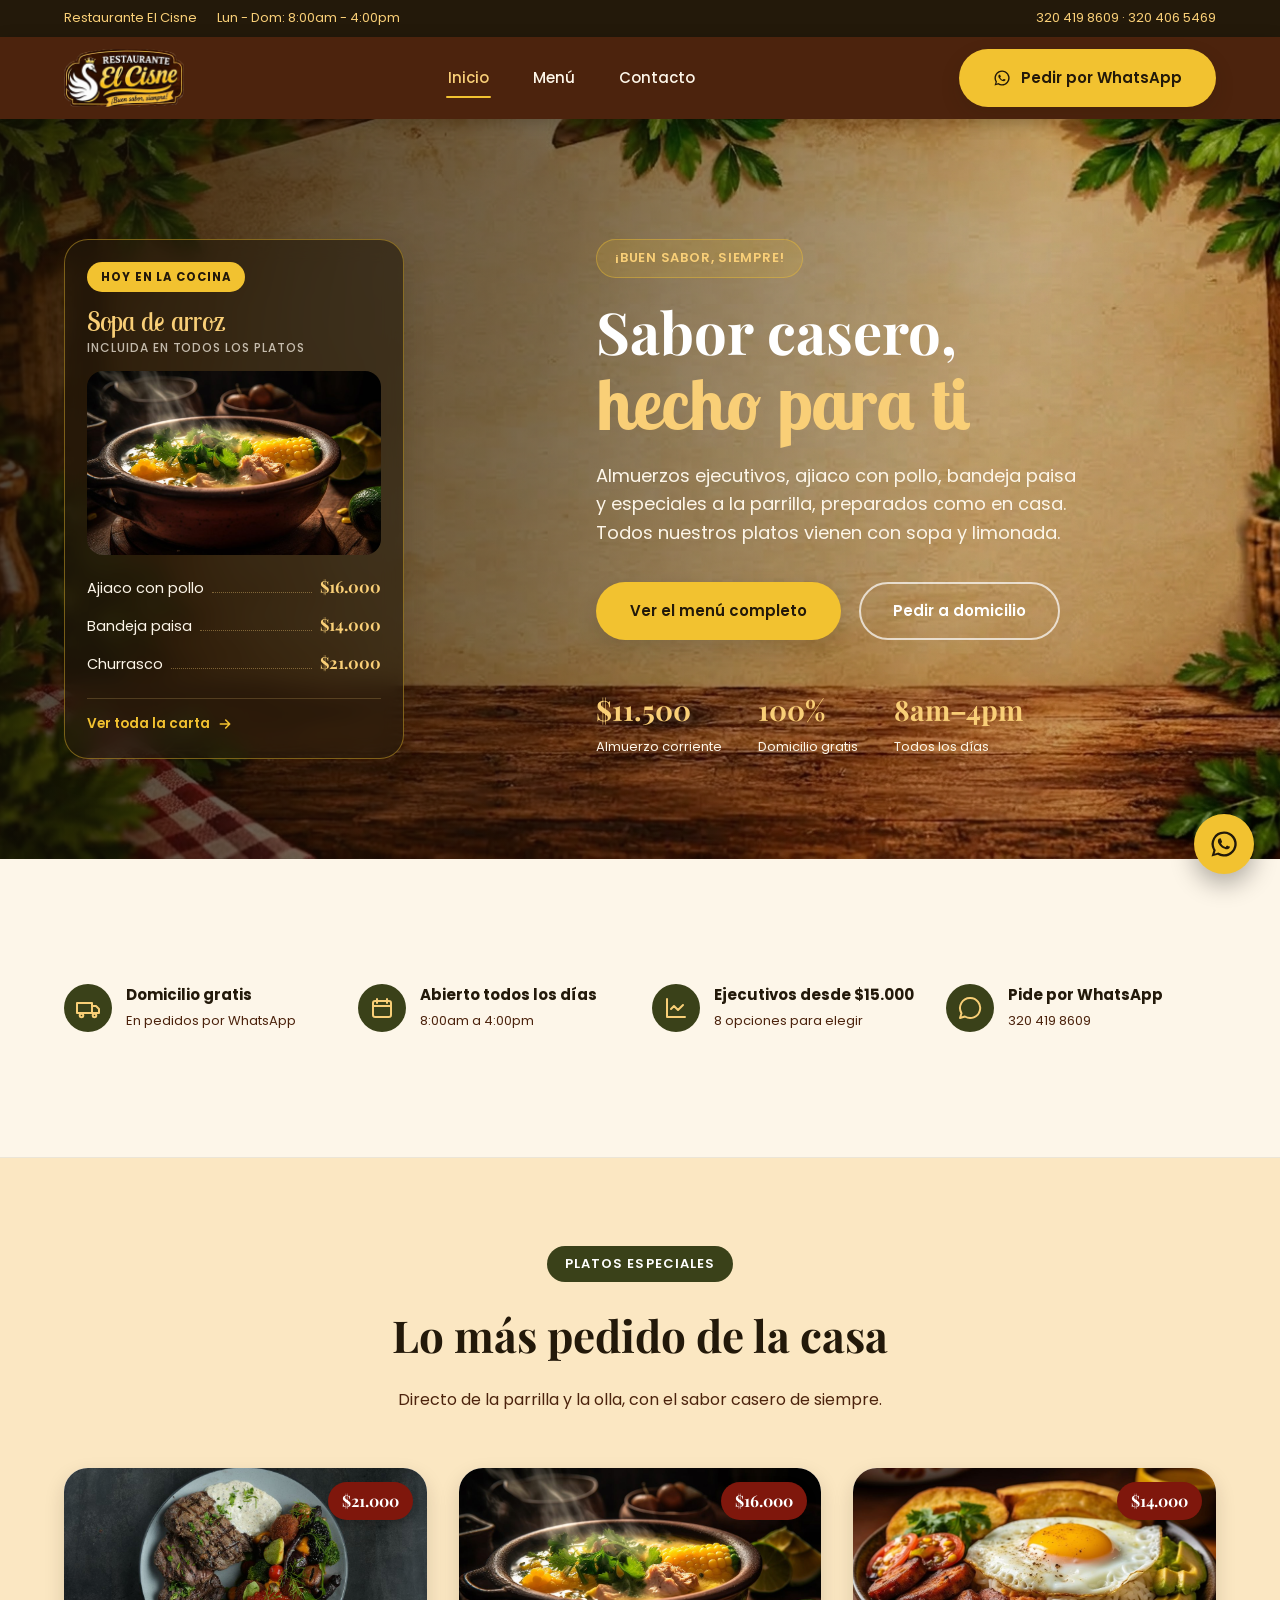
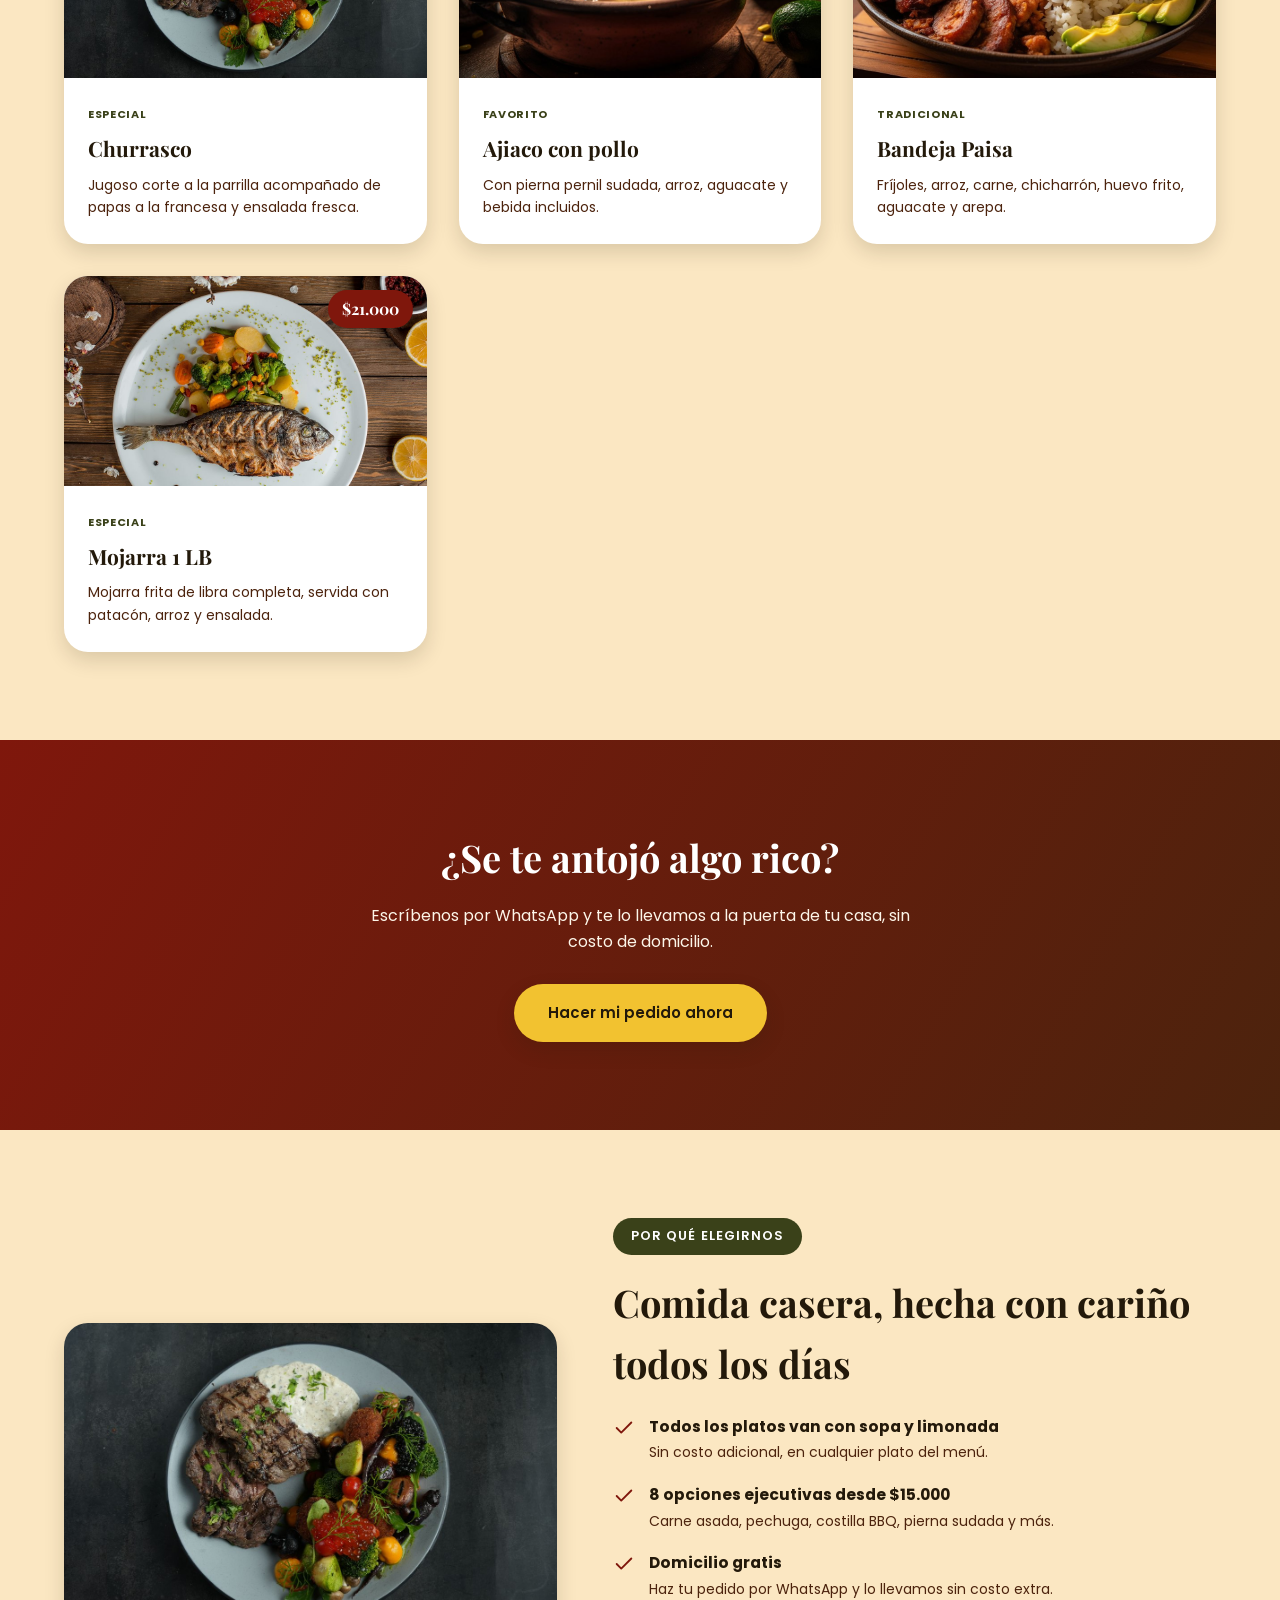
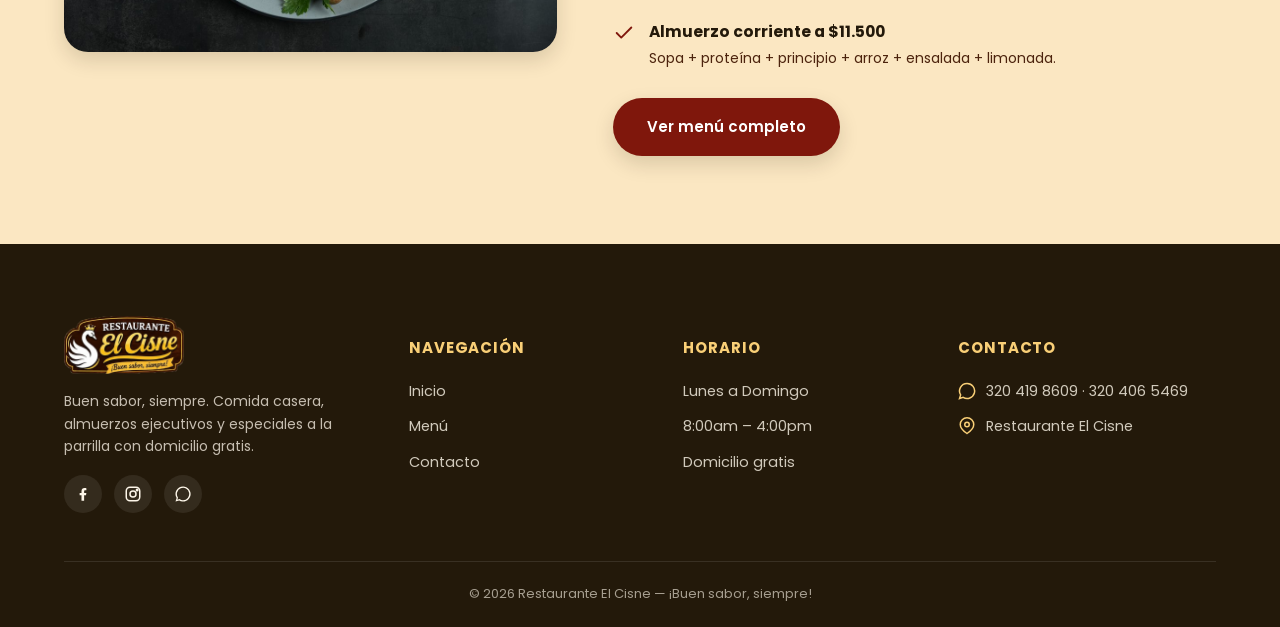
<file: index.html>
<!DOCTYPE html>
<html lang="es">
<head>
<meta charset="UTF-8" />
<meta name="viewport" content="width=device-width, initial-scale=1.0" />
<title>Restaurante El Cisne | ¡Buen sabor, siempre!</title>
<meta name="description" content="Restaurante El Cisne: almuerzos ejecutivos, ajiaco con pollo, bandeja paisa y especiales a la parrilla. Domicilio gratis." />
<link rel="preconnect" href="https://fonts.googleapis.com" />
<link rel="preconnect" href="https://fonts.gstatic.com" crossorigin />
<link href="https://fonts.googleapis.com/css2?family=Playfair+Display:wght@600;700;800&family=Lobster+Two:wght@400;700&family=Poppins:wght@400;500;600;700&display=swap" rel="stylesheet" />
<link rel="stylesheet" href="style.css" />
</head>
<body>

<div class="topbar">
  <div class="container">
    <div class="topbar-links">
      <span>Restaurante El Cisne</span>
      <span>Lun - Dom: 8:00am - 4:00pm</span>
    </div>
    <div class="topbar-links">
      <span>320 419 8609 · 320 406 5469</span>
    </div>
  </div>
</div>

<header class="navbar">
  <div class="container">
    <a href="index.html" class="brand">
      <img src="img/CisneImage.png" alt="Restaurante El Cisne" />
    </a>
    <nav class="nav-links" id="navLinks">
      <a href="index.html" class="active">Inicio</a>
      <a href="product.html">Menú</a>
      <a href="contact.html">Contacto</a>
    </nav>
    <div class="nav-actions">
      <a class="btn btn-primary" href="https://wa.me/573204198609" target="_blank" rel="noopener">
        <svg viewBox="0 0 24 24" fill="currentColor"><path d="M12 2a10 10 0 0 0-8.5 15.2L2 22l4.9-1.5A10 10 0 1 0 12 2zm0 18.2a8.2 8.2 0 0 1-4.2-1.2l-.3-.2-3 .9.9-2.9-.2-.3A8.2 8.2 0 1 1 12 20.2zm4.5-6.1c-.2-.1-1.5-.7-1.7-.8-.2-.1-.4-.1-.6.1-.2.2-.7.8-.8.9-.2.2-.3.2-.5.1-.2-.1-1-.4-1.9-1.2-.7-.6-1.2-1.4-1.3-1.6-.1-.2 0-.4.1-.5l.4-.4c.1-.1.2-.2.2-.4.1-.1 0-.3 0-.4 0-.1-.6-1.5-.8-2-.2-.5-.4-.4-.6-.4h-.5c-.2 0-.4.1-.6.3-.2.2-.8.8-.8 1.9s.8 2.2.9 2.4c.1.2 1.6 2.5 4 3.5.6.2 1 .4 1.3.5.6.2 1.1.1 1.5.1.5-.1 1.5-.6 1.7-1.2.2-.6.2-1.1.1-1.2-.1-.1-.2-.2-.5-.3z"/></svg>
        Pedir por WhatsApp
      </a>
      <button class="nav-toggle" id="navToggle" aria-label="Abrir menú">
        <span></span><span></span><span></span>
      </button>
    </div>
  </div>
</header>

<section class="hero">
  <div class="container">
    <aside class="hero-card">
      <span class="hero-card-tag">Hoy en la cocina</span>
      <p class="hero-card-soup">Sopa de arroz<span>Incluida en todos los platos</span></p>
      <img src="img/ajiaco-web.jpg" alt="Ajiaco con pollo servido con aguacate, arroz y pierna pernil" />
      <ul class="hero-card-list">
        <li><span class="dish">Ajiaco con pollo</span><span class="dots" aria-hidden="true"></span><strong>$16.000</strong></li>
        <li><span class="dish">Bandeja paisa</span><span class="dots" aria-hidden="true"></span><strong>$14.000</strong></li>
        <li><span class="dish">Churrasco</span><span class="dots" aria-hidden="true"></span><strong>$21.000</strong></li>
      </ul>
      <a href="product.html" class="hero-card-link">Ver toda la carta
        <svg viewBox="0 0 24 24" fill="none" stroke="currentColor" stroke-width="2.4" stroke-linecap="round" stroke-linejoin="round" aria-hidden="true"><path d="M5 12h13M13 6l6 6-6 6"/></svg>
      </a>
    </aside>
    <div class="hero-copy">
      <span class="hero-eyebrow">¡Buen sabor, siempre!</span>
      <h1>Sabor casero,<span>hecho para ti</span></h1>
      <p class="lead">Almuerzos ejecutivos, ajiaco con pollo, bandeja paisa y especiales a la parrilla, preparados como en casa. Todos nuestros platos vienen con sopa y limonada.</p>
      <div class="hero-actions">
        <a href="product.html" class="btn btn-primary">Ver el menú completo</a>
        <a href="https://wa.me/573204198609" target="_blank" rel="noopener" class="btn btn-outline">Pedir a domicilio</a>
      </div>
      <div class="hero-stats">
        <div><strong>$11.500</strong><span>Almuerzo corriente</span></div>
        <div><strong>100%</strong><span>Domicilio gratis</span></div>
        <div><strong>8am–4pm</strong><span>Todos los días</span></div>
      </div>
    </div>
  </div>
</section>

<section class="perks">
  <div class="container">
    <div class="perk">
      <div class="perk-icon">
        <svg viewBox="0 0 24 24" fill="none" stroke="currentColor" stroke-width="2" stroke-linecap="round" stroke-linejoin="round"><rect x="1" y="7" width="15" height="10"/><path d="M16 10h4l3 3v4h-7z"/><circle cx="5.5" cy="19.5" r="1.8"/><circle cx="18.5" cy="19.5" r="1.8"/></svg>
      </div>
      <div>
        <strong>Domicilio gratis</strong>
        <span>En pedidos por WhatsApp</span>
      </div>
    </div>
    <div class="perk">
      <div class="perk-icon">
        <svg viewBox="0 0 24 24" fill="none" stroke="currentColor" stroke-width="2" stroke-linecap="round" stroke-linejoin="round"><path d="M3 10h18M7 3v4M17 3v4M5 21h14a2 2 0 0 0 2-2V7a2 2 0 0 0-2-2H5a2 2 0 0 0-2 2v12a2 2 0 0 0 2 2Z"/></svg>
      </div>
      <div>
        <strong>Abierto todos los días</strong>
        <span>8:00am a 4:00pm</span>
      </div>
    </div>
    <div class="perk">
      <div class="perk-icon">
        <svg viewBox="0 0 24 24" fill="none" stroke="currentColor" stroke-width="2" stroke-linecap="round" stroke-linejoin="round"><path d="M3 3v18h18"/><path d="m19 9-5 5-4-4-3 3"/></svg>
      </div>
      <div>
        <strong>Ejecutivos desde $15.000</strong>
        <span>8 opciones para elegir</span>
      </div>
    </div>
    <div class="perk">
      <div class="perk-icon">
        <svg viewBox="0 0 24 24" fill="none" stroke="currentColor" stroke-width="2" stroke-linecap="round" stroke-linejoin="round"><path d="M12 2a10 10 0 0 0-8.5 15.2L2 22l4.9-1.5A10 10 0 1 0 12 2Z"/></svg>
      </div>
      <div>
        <strong>Pide por WhatsApp</strong>
        <span>320 419 8609</span>
      </div>
    </div>
  </div>
</section>

<section id="especialidades">
  <div class="container">
    <div class="section-header">
      <span class="section-tag">Platos especiales</span>
      <h2>Lo más pedido de la casa</h2>
      <p>Directo de la parrilla y la olla, con el sabor casero de siempre.</p>
    </div>
    <div class="dish-grid">
      <article class="dish-card">
        <div class="dish-img">
          <img src="img/ejecutivo-web.jpg" alt="Churrasco a la parrilla" />
          <span class="dish-price">$21.000</span>
        </div>
        <div class="dish-body">
          <span class="dish-tag">Especial</span>
          <h3>Churrasco</h3>
          <p>Jugoso corte a la parrilla acompañado de papas a la francesa y ensalada fresca.</p>
        </div>
      </article>
      <article class="dish-card">
        <div class="dish-img">
          <img src="img/ajiaco-web.jpg" alt="Ajiaco con pollo" />
          <span class="dish-price">$16.000</span>
        </div>
        <div class="dish-body">
          <span class="dish-tag">Favorito</span>
          <h3>Ajiaco con pollo</h3>
          <p>Con pierna pernil sudada, arroz, aguacate y bebida incluidos.</p>
        </div>
      </article>
      <article class="dish-card">
        <div class="dish-img">
          <img src="img/bandeja-web.jpg" alt="Bandeja Paisa" />
          <span class="dish-price">$14.000</span>
        </div>
        <div class="dish-body">
          <span class="dish-tag">Tradicional</span>
          <h3>Bandeja Paisa</h3>
          <p>Fríjoles, arroz, carne, chicharrón, huevo frito, aguacate y arepa.</p>
        </div>
      </article>
      <article class="dish-card">
        <div class="dish-img">
          <img src="img/especiales-web.jpg" alt="Mojarra 1 libra" />
          <span class="dish-price">$21.000</span>
        </div>
        <div class="dish-body">
          <span class="dish-tag">Especial</span>
          <h3>Mojarra 1 LB</h3>
          <p>Mojarra frita de libra completa, servida con patacón, arroz y ensalada.</p>
        </div>
      </article>
    </div>
  </div>
</section>

<section class="cta-band">
  <div class="container">
    <h2>¿Se te antojó algo rico?</h2>
    <p>Escríbenos por WhatsApp y te lo llevamos a la puerta de tu casa, sin costo de domicilio.</p>
    <a href="https://wa.me/573204198609" target="_blank" rel="noopener" class="btn btn-primary">Hacer mi pedido ahora</a>
  </div>
</section>

<section id="nosotros">
  <div class="container about-grid">
    <div class="about-img">
      <img src="img/ejecutivo-web.jpg" alt="Plato ejecutivo El Cisne" />
    </div>
    <div class="about-copy">
      <span class="section-tag">Por qué elegirnos</span>
      <h2 style="font-family: var(--font-display); font-size: clamp(28px,3.5vw,38px); margin: 18px 0 20px;">Comida casera, hecha con cariño todos los días</h2>
      <ul class="about-list">
        <li>
          <svg viewBox="0 0 24 24" fill="none" stroke="currentColor" stroke-width="2" stroke-linecap="round" stroke-linejoin="round"><path d="M20 6 9 17l-5-5"/></svg>
          <div><strong>Todos los platos van con sopa y limonada</strong><span>Sin costo adicional, en cualquier plato del menú.</span></div>
        </li>
        <li>
          <svg viewBox="0 0 24 24" fill="none" stroke="currentColor" stroke-width="2" stroke-linecap="round" stroke-linejoin="round"><path d="M20 6 9 17l-5-5"/></svg>
          <div><strong>8 opciones ejecutivas desde $15.000</strong><span>Carne asada, pechuga, costilla BBQ, pierna sudada y más.</span></div>
        </li>
        <li>
          <svg viewBox="0 0 24 24" fill="none" stroke="currentColor" stroke-width="2" stroke-linecap="round" stroke-linejoin="round"><path d="M20 6 9 17l-5-5"/></svg>
          <div><strong>Domicilio gratis</strong><span>Haz tu pedido por WhatsApp y lo llevamos sin costo extra.</span></div>
        </li>
        <li>
          <svg viewBox="0 0 24 24" fill="none" stroke="currentColor" stroke-width="2" stroke-linecap="round" stroke-linejoin="round"><path d="M20 6 9 17l-5-5"/></svg>
          <div><strong>Almuerzo corriente a $11.500</strong><span>Sopa + proteína + principio + arroz + ensalada + limonada.</span></div>
        </li>
      </ul>
      <a href="product.html" class="btn btn-wine" style="margin-top: 10px;">Ver menú completo</a>
    </div>
  </div>
</section>

<footer class="footer" id="footer">
  <div class="container">
    <div class="footer-grid">
      <div class="footer-brand">
        <a href="index.html" class="brand"><img src="img/CisneImage.png" alt="Restaurante El Cisne" /></a>
        <p>Buen sabor, siempre. Comida casera, almuerzos ejecutivos y especiales a la parrilla con domicilio gratis.</p>
        <div class="footer-social">
          <a href="#" aria-label="Facebook"><svg viewBox="0 0 24 24" fill="currentColor"><path d="M13.5 21v-7.5H16l.5-3H13.5V8.5c0-.9.3-1.5 1.6-1.5H16.5V4.3C16.2 4.3 15.2 4 14 4c-2.4 0-4 1.5-4 4.2V10.5H7.5v3H10V21Z"/></svg></a>
          <a href="#" aria-label="Instagram"><svg viewBox="0 0 24 24" fill="none" stroke="currentColor" stroke-width="2"><rect x="3" y="3" width="18" height="18" rx="5"/><circle cx="12" cy="12" r="4"/><circle cx="17.5" cy="6.5" r="1"/></svg></a>
          <a href="https://wa.me/573204198609" target="_blank" rel="noopener" aria-label="WhatsApp"><svg viewBox="0 0 24 24" fill="currentColor"><path d="M12 2a10 10 0 0 0-8.5 15.2L2 22l4.9-1.5A10 10 0 1 0 12 2zm0 18.2a8.2 8.2 0 0 1-4.2-1.2l-.3-.2-3 .9.9-2.9-.2-.3A8.2 8.2 0 1 1 12 20.2z"/></svg></a>
        </div>
      </div>
      <div>
        <h4>Navegación</h4>
        <ul>
          <li><a href="index.html">Inicio</a></li>
          <li><a href="product.html">Menú</a></li>
          <li><a href="contact.html">Contacto</a></li>
        </ul>
      </div>
      <div>
        <h4>Horario</h4>
        <ul>
          <li>Lunes a Domingo</li>
          <li>8:00am – 4:00pm</li>
          <li>Domicilio gratis</li>
        </ul>
      </div>
      <div>
        <h4>Contacto</h4>
        <ul class="footer-contact">
          <li>
            <svg viewBox="0 0 24 24" fill="none" stroke="currentColor" stroke-width="2"><path d="M12 2a10 10 0 0 0-8.5 15.2L2 22l4.9-1.5A10 10 0 1 0 12 2Z"/></svg>
            <span>320 419 8609 · 320 406 5469</span>
          </li>
          <li>
            <svg viewBox="0 0 24 24" fill="none" stroke="currentColor" stroke-width="2"><path d="M21 10c0 6-9 12-9 12s-9-6-9-12a9 9 0 0 1 18 0Z"/><circle cx="12" cy="10" r="3"/></svg>
            <span>Restaurante El Cisne</span>
          </li>
        </ul>
      </div>
    </div>
    <div class="footer-bottom">© 2026 Restaurante El Cisne — ¡Buen sabor, siempre!</div>
  </div>
</footer>

<a href="https://wa.me/573204198609" target="_blank" rel="noopener" class="whatsapp-float" aria-label="Escríbenos por WhatsApp">
  <svg viewBox="0 0 24 24" fill="currentColor"><path d="M12 2a10 10 0 0 0-8.5 15.2L2 22l4.9-1.5A10 10 0 1 0 12 2zm0 18.2a8.2 8.2 0 0 1-4.2-1.2l-.3-.2-3 .9.9-2.9-.2-.3A8.2 8.2 0 1 1 12 20.2zm4.5-6.1c-.2-.1-1.5-.7-1.7-.8-.2-.1-.4-.1-.6.1-.2.2-.7.8-.8.9-.2.2-.3.2-.5.1-.2-.1-1-.4-1.9-1.2-.7-.6-1.2-1.4-1.3-1.6-.1-.2 0-.4.1-.5l.4-.4c.1-.1.2-.2.2-.4.1-.1 0-.3 0-.4 0-.1-.6-1.5-.8-2-.2-.5-.4-.4-.6-.4h-.5c-.2 0-.4.1-.6.3-.2.2-.8.8-.8 1.9s.8 2.2.9 2.4c.1.2 1.6 2.5 4 3.5.6.2 1 .4 1.3.5.6.2 1.1.1 1.5.1.5-.1 1.5-.6 1.7-1.2.2-.6.2-1.1.1-1.2-.1-.1-.2-.2-.5-.3z"/></svg>
</a>

<script src="main.js"></script>
</body>
</html>
</file>
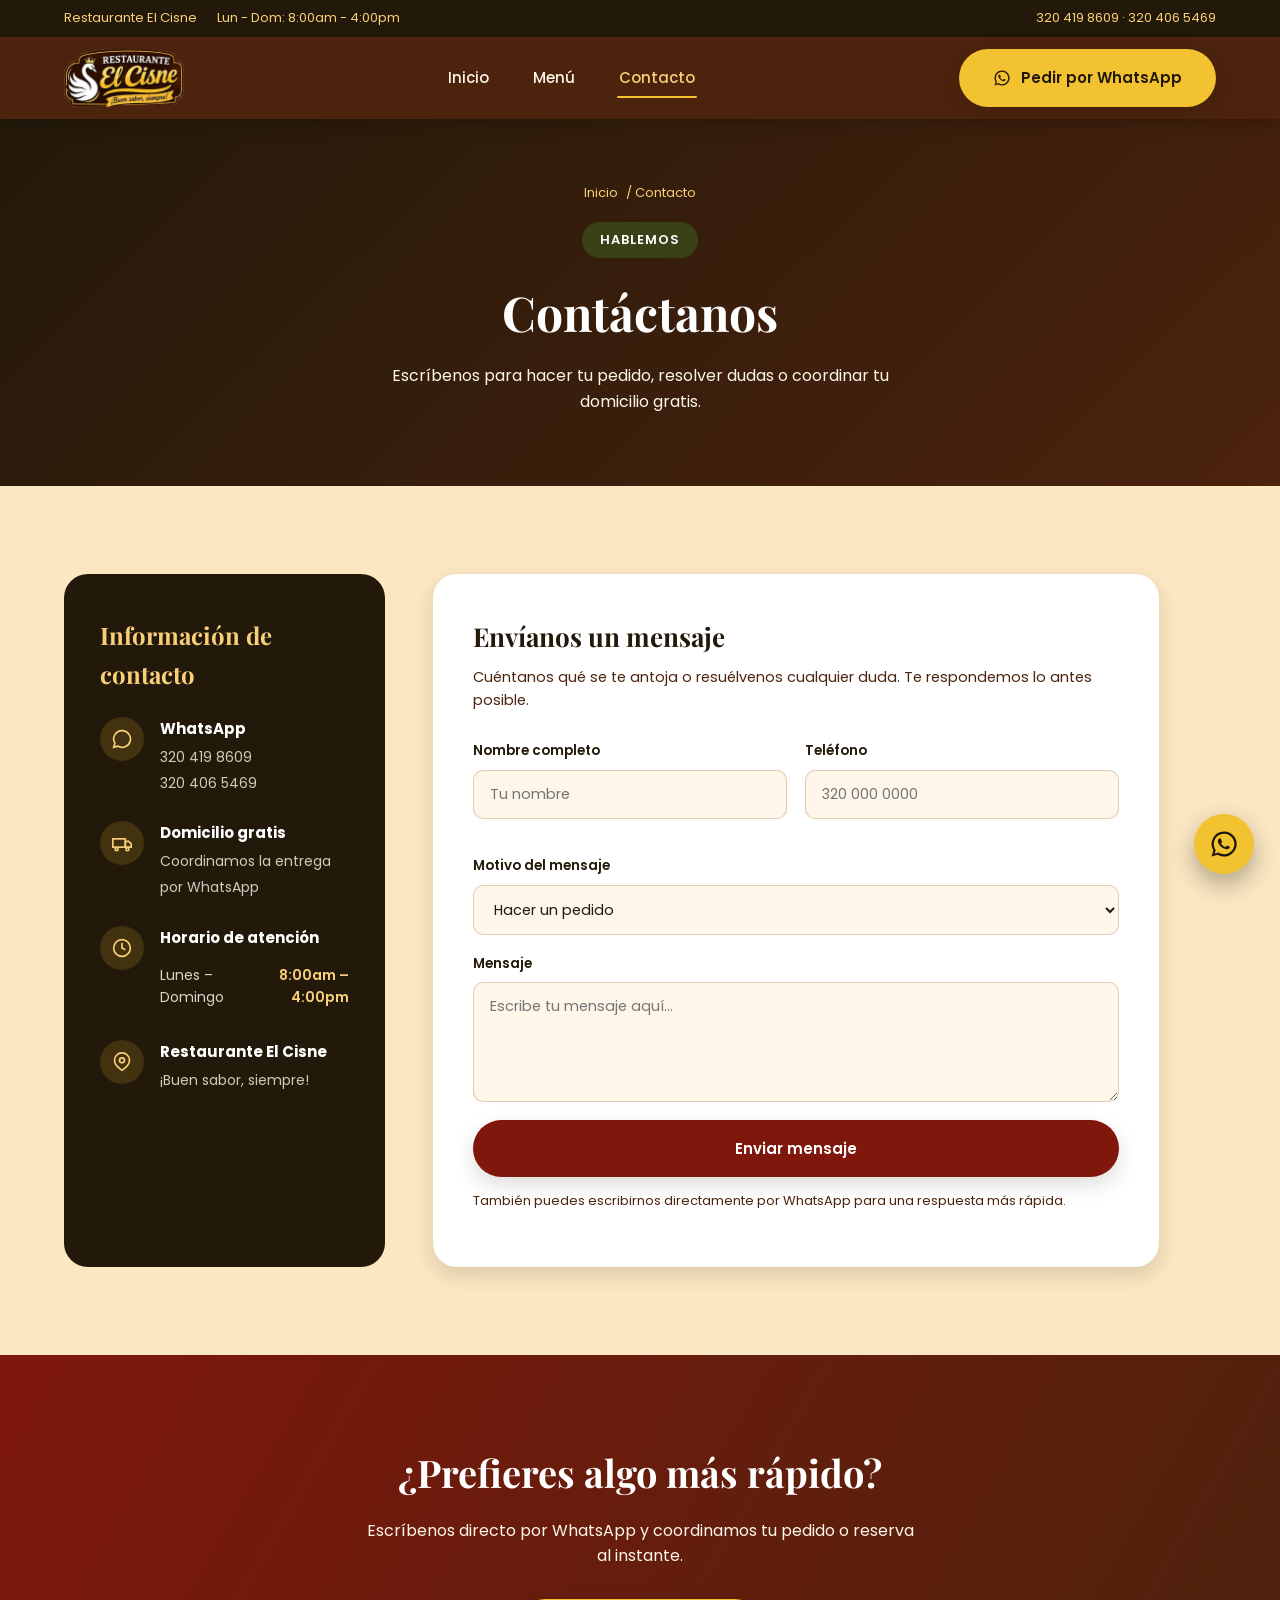
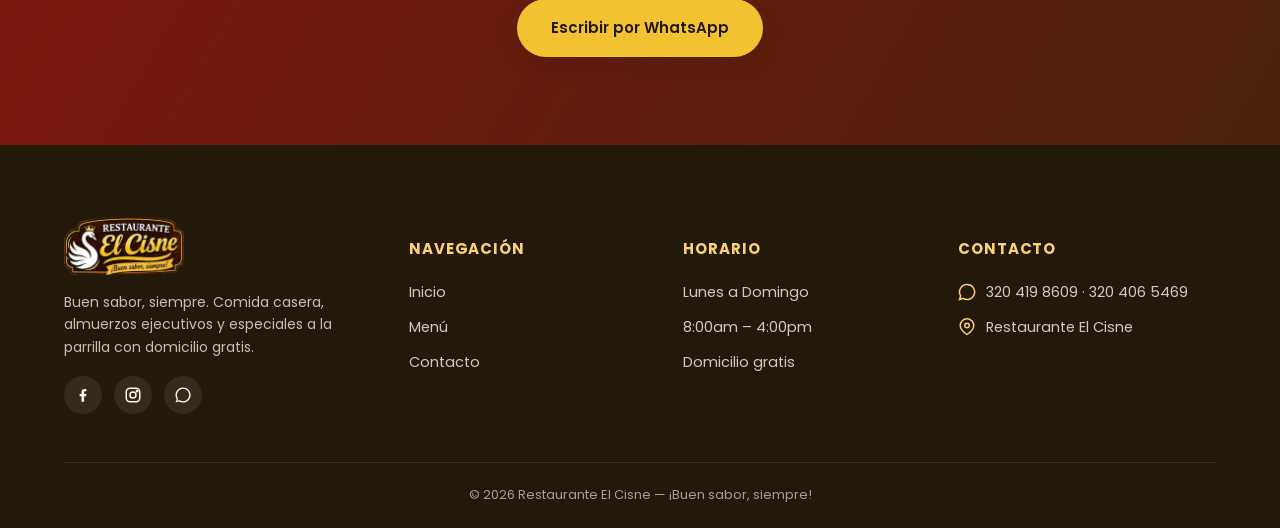
<file: contact.html>
<!DOCTYPE html>
<html lang="es">
<head>
<meta charset="UTF-8" />
<meta name="viewport" content="width=device-width, initial-scale=1.0" />
<title>Contacto | Restaurante El Cisne</title>
<meta name="description" content="Contáctanos por WhatsApp para pedidos y domicilio gratis en Restaurante El Cisne." />
<link rel="preconnect" href="https://fonts.googleapis.com" />
<link rel="preconnect" href="https://fonts.gstatic.com" crossorigin />
<link href="https://fonts.googleapis.com/css2?family=Playfair+Display:wght@600;700;800&family=Lobster+Two:wght@400;700&family=Poppins:wght@400;500;600;700&display=swap" rel="stylesheet" />
<link rel="stylesheet" href="style.css" />
</head>
<body>

<div class="topbar">
  <div class="container">
    <div class="topbar-links">
      <span>Restaurante El Cisne</span>
      <span>Lun - Dom: 8:00am - 4:00pm</span>
    </div>
    <div class="topbar-links">
      <span>320 419 8609 · 320 406 5469</span>
    </div>
  </div>
</div>

<header class="navbar">
  <div class="container">
    <a href="index.html" class="brand">
      <img src="img/CisneImage.png" alt="Restaurante El Cisne" />
    </a>
    <nav class="nav-links" id="navLinks">
      <a href="index.html">Inicio</a>
      <a href="product.html">Menú</a>
      <a href="contact.html" class="active">Contacto</a>
    </nav>
    <div class="nav-actions">
      <a class="btn btn-primary" href="https://wa.me/573204198609" target="_blank" rel="noopener">
        <svg viewBox="0 0 24 24" fill="currentColor"><path d="M12 2a10 10 0 0 0-8.5 15.2L2 22l4.9-1.5A10 10 0 1 0 12 2zm0 18.2a8.2 8.2 0 0 1-4.2-1.2l-.3-.2-3 .9.9-2.9-.2-.3A8.2 8.2 0 1 1 12 20.2zm4.5-6.1c-.2-.1-1.5-.7-1.7-.8-.2-.1-.4-.1-.6.1-.2.2-.7.8-.8.9-.2.2-.3.2-.5.1-.2-.1-1-.4-1.9-1.2-.7-.6-1.2-1.4-1.3-1.6-.1-.2 0-.4.1-.5l.4-.4c.1-.1.2-.2.2-.4.1-.1 0-.3 0-.4 0-.1-.6-1.5-.8-2-.2-.5-.4-.4-.6-.4h-.5c-.2 0-.4.1-.6.3-.2.2-.8.8-.8 1.9s.8 2.2.9 2.4c.1.2 1.6 2.5 4 3.5.6.2 1 .4 1.3.5.6.2 1.1.1 1.5.1.5-.1 1.5-.6 1.7-1.2.2-.6.2-1.1.1-1.2-.1-.1-.2-.2-.5-.3z"/></svg>
        Pedir por WhatsApp
      </a>
      <button class="nav-toggle" id="navToggle" aria-label="Abrir menú">
        <span></span><span></span><span></span>
      </button>
    </div>
  </div>
</header>

<section class="page-header">
  <div class="container">
    <div class="breadcrumb"><a href="index.html">Inicio</a> / Contacto</div>
    <span class="section-tag">Hablemos</span>
    <h1>Contáctanos</h1>
    <p>Escríbenos para hacer tu pedido, resolver dudas o coordinar tu domicilio gratis.</p>
  </div>
</section>

<section>
  <div class="container contact-grid">
    <div class="contact-info-card">
      <h3>Información de contacto</h3>

      <div class="contact-info-item">
        <div class="icon">
          <svg viewBox="0 0 24 24" fill="none" stroke="currentColor" stroke-width="2"><path d="M12 2a10 10 0 0 0-8.5 15.2L2 22l4.9-1.5A10 10 0 1 0 12 2Z"/></svg>
        </div>
        <div>
          <strong>WhatsApp</strong>
          <a href="https://wa.me/573204198609" target="_blank" rel="noopener">320 419 8609</a><br />
          <a href="https://wa.me/573204065469" target="_blank" rel="noopener">320 406 5469</a>
        </div>
      </div>

      <div class="contact-info-item">
        <div class="icon">
          <svg viewBox="0 0 24 24" fill="none" stroke="currentColor" stroke-width="2"><rect x="1" y="7" width="15" height="10"/><path d="M16 10h4l3 3v4h-7z"/><circle cx="5.5" cy="19.5" r="1.8"/><circle cx="18.5" cy="19.5" r="1.8"/></svg>
        </div>
        <div>
          <strong>Domicilio gratis</strong>
          <span>Coordinamos la entrega por WhatsApp</span>
        </div>
      </div>

      <div class="contact-info-item">
        <div class="icon">
          <svg viewBox="0 0 24 24" fill="none" stroke="currentColor" stroke-width="2"><circle cx="12" cy="12" r="10"/><path d="M12 6v6l4 2"/></svg>
        </div>
        <div>
          <strong>Horario de atención</strong>
          <table class="hours-table">
            <tr><td>Lunes – Domingo</td><td>8:00am – 4:00pm</td></tr>
          </table>
        </div>
      </div>

      <div class="contact-info-item">
        <div class="icon">
          <svg viewBox="0 0 24 24" fill="none" stroke="currentColor" stroke-width="2"><path d="M21 10c0 6-9 12-9 12s-9-6-9-12a9 9 0 0 1 18 0Z"/><circle cx="12" cy="10" r="3"/></svg>
        </div>
        <div>
          <strong>Restaurante El Cisne</strong>
          <span>¡Buen sabor, siempre!</span>
        </div>
      </div>
    </div>

    <div class="contact-form-card">
      <h3>Envíanos un mensaje</h3>
      <p>Cuéntanos qué se te antoja o resuélvenos cualquier duda. Te respondemos lo antes posible.</p>

      <form id="contactForm" novalidate>
        <div class="form-row">
          <div class="form-group">
            <label for="name">Nombre completo</label>
            <input type="text" id="name" name="name" placeholder="Tu nombre" required />
          </div>
          <div class="form-group">
            <label for="phone">Teléfono</label>
            <input type="tel" id="phone" name="phone" placeholder="320 000 0000" required />
          </div>
        </div>
        <div class="form-group">
          <label for="reason">Motivo del mensaje</label>
          <select id="reason" name="reason">
            <option value="pedido">Hacer un pedido</option>
            <option value="reserva">Reservar mesa</option>
            <option value="domicilio">Consultar domicilio</option>
            <option value="otro">Otro</option>
          </select>
        </div>
        <div class="form-group">
          <label for="message">Mensaje</label>
          <textarea id="message" name="message" placeholder="Escribe tu mensaje aquí..." required></textarea>
        </div>
        <button type="submit" class="btn btn-wine" style="width:100%;">Enviar mensaje</button>
        <p class="form-note">También puedes escribirnos directamente por WhatsApp para una respuesta más rápida.</p>
        <div class="form-success" id="formSuccess">
          <svg viewBox="0 0 24 24" fill="none" stroke="currentColor" stroke-width="2" width="20" height="20"><path d="M20 6 9 17l-5-5"/></svg>
          ¡Gracias! Tu mensaje quedó registrado, te contactaremos pronto.
        </div>
      </form>
    </div>
  </div>
</section>

<section class="cta-band">
  <div class="container">
    <h2>¿Prefieres algo más rápido?</h2>
    <p>Escríbenos directo por WhatsApp y coordinamos tu pedido o reserva al instante.</p>
    <a href="https://wa.me/573204198609" target="_blank" rel="noopener" class="btn btn-primary">Escribir por WhatsApp</a>
  </div>
</section>

<footer class="footer" id="footer">
  <div class="container">
    <div class="footer-grid">
      <div class="footer-brand">
        <a href="index.html" class="brand"><img src="img/CisneImage.png" alt="Restaurante El Cisne" /></a>
        <p>Buen sabor, siempre. Comida casera, almuerzos ejecutivos y especiales a la parrilla con domicilio gratis.</p>
        <div class="footer-social">
          <a href="#" aria-label="Facebook"><svg viewBox="0 0 24 24" fill="currentColor"><path d="M13.5 21v-7.5H16l.5-3H13.5V8.5c0-.9.3-1.5 1.6-1.5H16.5V4.3C16.2 4.3 15.2 4 14 4c-2.4 0-4 1.5-4 4.2V10.5H7.5v3H10V21Z"/></svg></a>
          <a href="#" aria-label="Instagram"><svg viewBox="0 0 24 24" fill="none" stroke="currentColor" stroke-width="2"><rect x="3" y="3" width="18" height="18" rx="5"/><circle cx="12" cy="12" r="4"/><circle cx="17.5" cy="6.5" r="1"/></svg></a>
          <a href="https://wa.me/573204198609" target="_blank" rel="noopener" aria-label="WhatsApp"><svg viewBox="0 0 24 24" fill="currentColor"><path d="M12 2a10 10 0 0 0-8.5 15.2L2 22l4.9-1.5A10 10 0 1 0 12 2zm0 18.2a8.2 8.2 0 0 1-4.2-1.2l-.3-.2-3 .9.9-2.9-.2-.3A8.2 8.2 0 1 1 12 20.2z"/></svg></a>
        </div>
      </div>
      <div>
        <h4>Navegación</h4>
        <ul>
          <li><a href="index.html">Inicio</a></li>
          <li><a href="product.html">Menú</a></li>
          <li><a href="contact.html">Contacto</a></li>
        </ul>
      </div>
      <div>
        <h4>Horario</h4>
        <ul>
          <li>Lunes a Domingo</li>
          <li>8:00am – 4:00pm</li>
          <li>Domicilio gratis</li>
        </ul>
      </div>
      <div>
        <h4>Contacto</h4>
        <ul class="footer-contact">
          <li>
            <svg viewBox="0 0 24 24" fill="none" stroke="currentColor" stroke-width="2"><path d="M12 2a10 10 0 0 0-8.5 15.2L2 22l4.9-1.5A10 10 0 1 0 12 2Z"/></svg>
            <span>320 419 8609 · 320 406 5469</span>
          </li>
          <li>
            <svg viewBox="0 0 24 24" fill="none" stroke="currentColor" stroke-width="2"><path d="M21 10c0 6-9 12-9 12s-9-6-9-12a9 9 0 0 1 18 0Z"/><circle cx="12" cy="10" r="3"/></svg>
            <span>Restaurante El Cisne</span>
          </li>
        </ul>
      </div>
    </div>
    <div class="footer-bottom">© 2026 Restaurante El Cisne — ¡Buen sabor, siempre!</div>
  </div>
</footer>

<a href="https://wa.me/573204198609" target="_blank" rel="noopener" class="whatsapp-float" aria-label="Escríbenos por WhatsApp">
  <svg viewBox="0 0 24 24" fill="currentColor"><path d="M12 2a10 10 0 0 0-8.5 15.2L2 22l4.9-1.5A10 10 0 1 0 12 2zm0 18.2a8.2 8.2 0 0 1-4.2-1.2l-.3-.2-3 .9.9-2.9-.2-.3A8.2 8.2 0 1 1 12 20.2zm4.5-6.1c-.2-.1-1.5-.7-1.7-.8-.2-.1-.4-.1-.6.1-.2.2-.7.8-.8.9-.2.2-.3.2-.5.1-.2-.1-1-.4-1.9-1.2-.7-.6-1.2-1.4-1.3-1.6-.1-.2 0-.4.1-.5l.4-.4c.1-.1.2-.2.2-.4.1-.1 0-.3 0-.4 0-.1-.6-1.5-.8-2-.2-.5-.4-.4-.6-.4h-.5c-.2 0-.4.1-.6.3-.2.2-.8.8-.8 1.9s.8 2.2.9 2.4c.1.2 1.6 2.5 4 3.5.6.2 1 .4 1.3.5.6.2 1.1.1 1.5.1.5-.1 1.5-.6 1.7-1.2.2-.6.2-1.1.1-1.2-.1-.1-.2-.2-.5-.3z"/></svg>
</a>

<script src="main.js"></script>
</body>
</html>
</file>
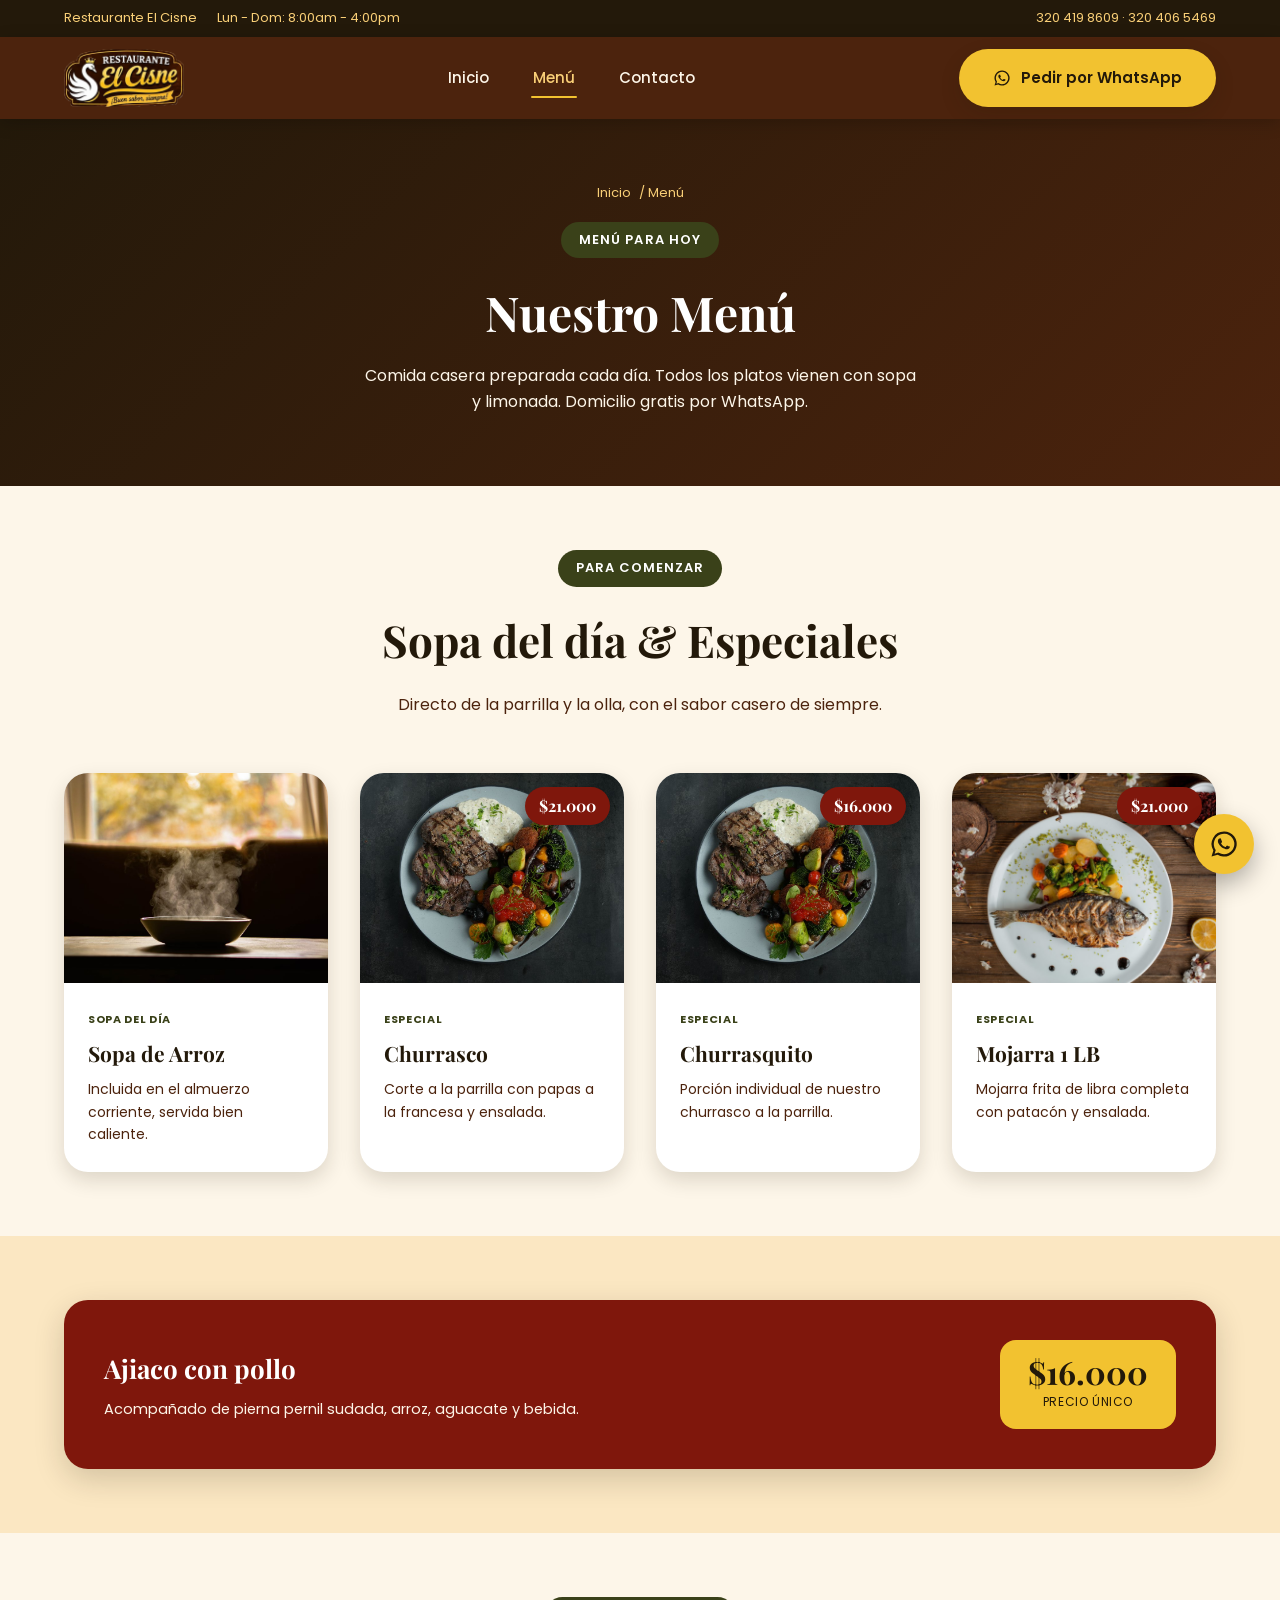
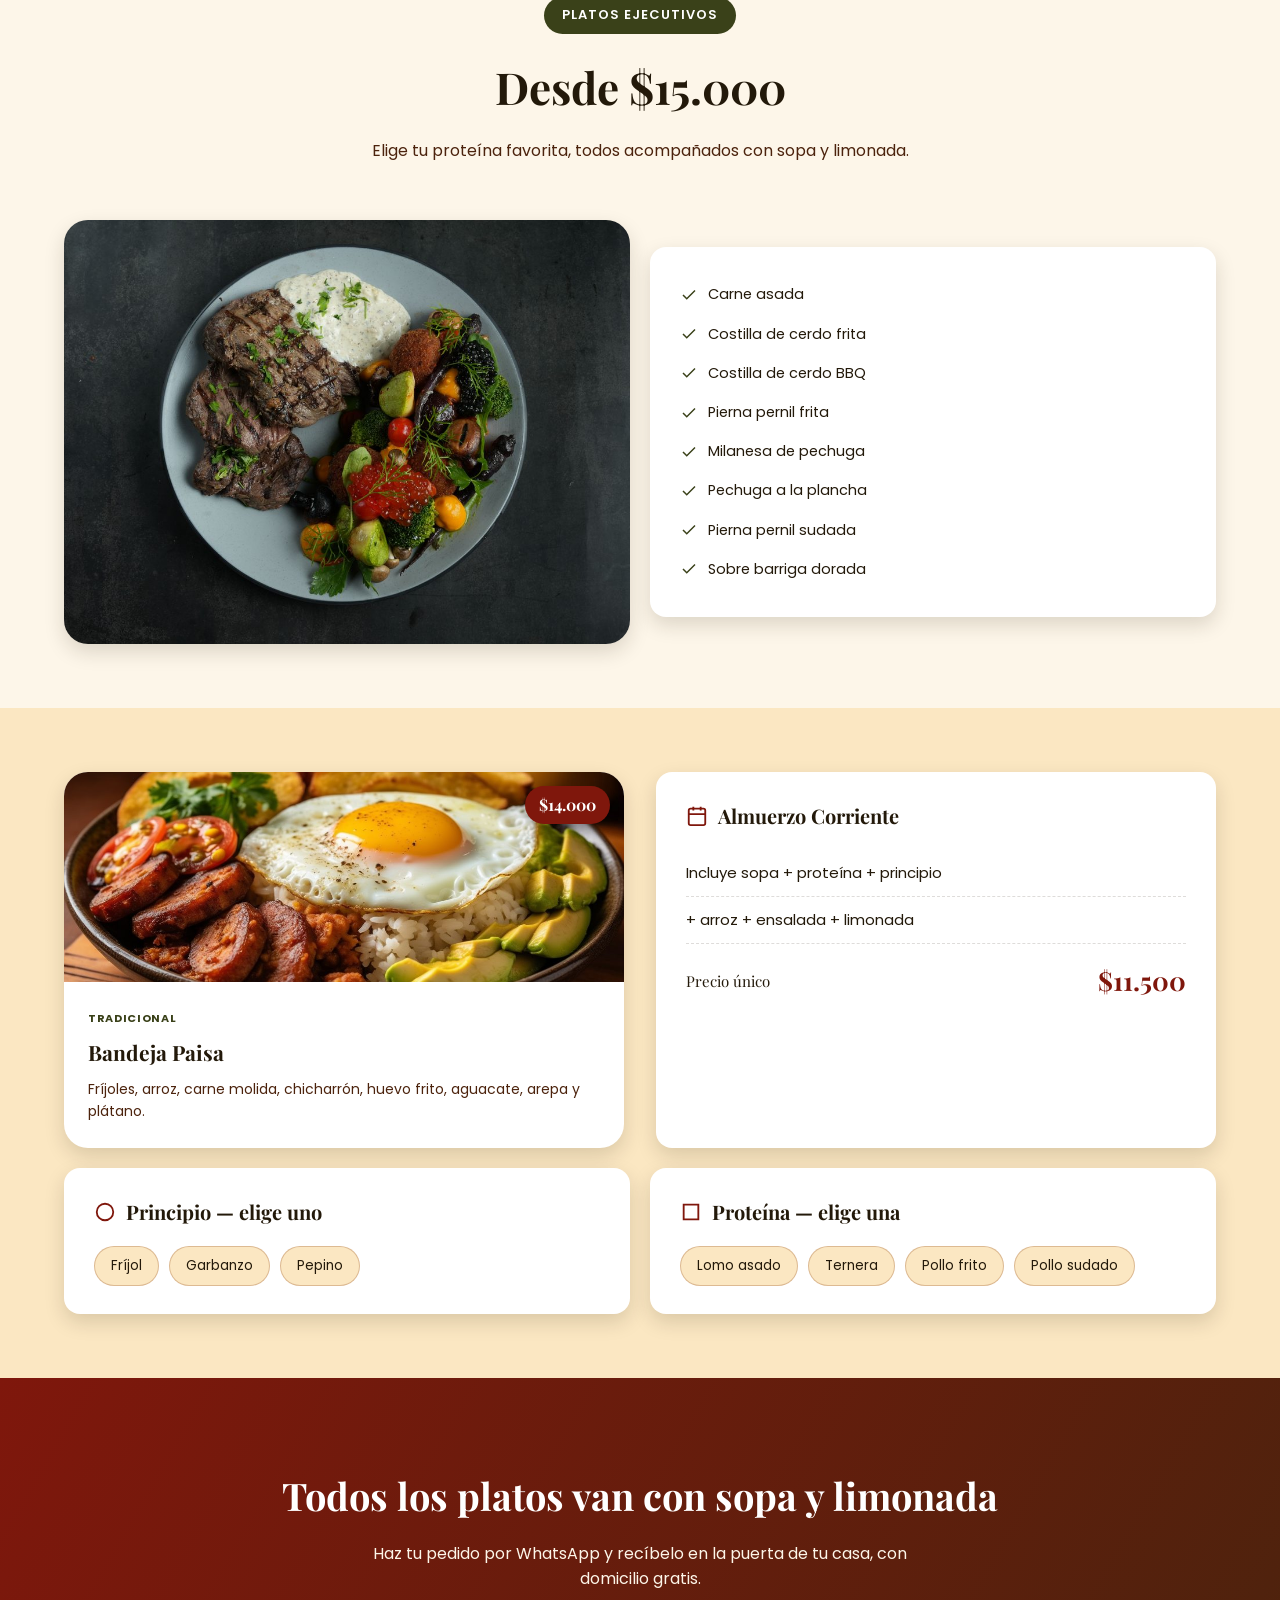
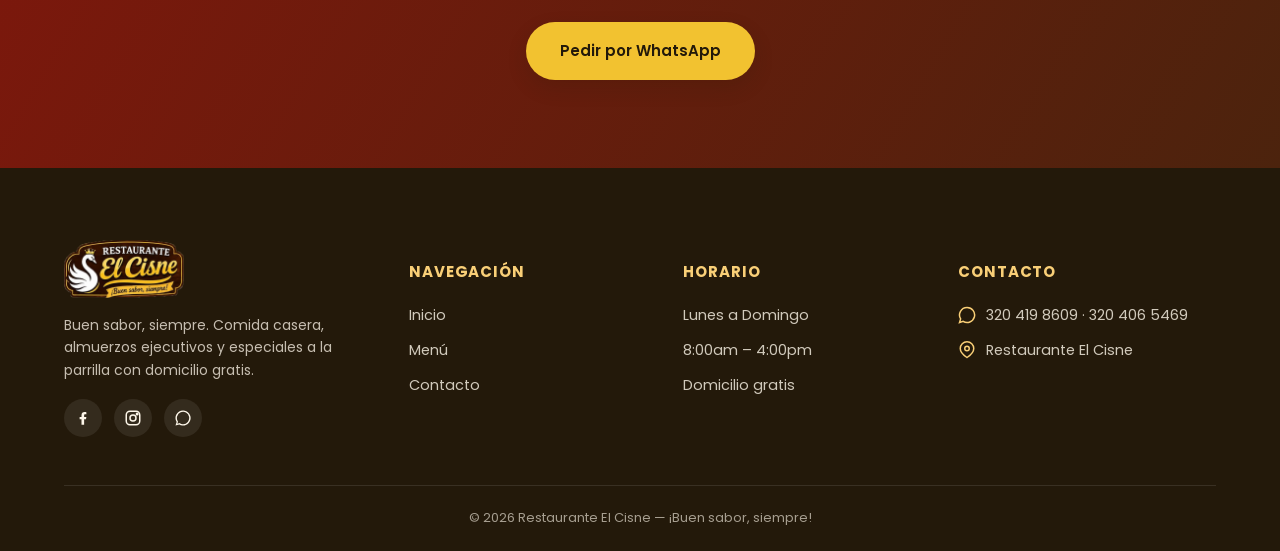
<file: product.html>
<!DOCTYPE html>
<html lang="es">
<head>
<meta charset="UTF-8" />
<meta name="viewport" content="width=device-width, initial-scale=1.0" />
<title>Menú | Restaurante El Cisne</title>
<meta name="description" content="Menú completo de Restaurante El Cisne: sopa del día, platos especiales, ajiaco con pollo, ejecutivos, bandeja paisa y almuerzo corriente." />
<link rel="preconnect" href="https://fonts.googleapis.com" />
<link rel="preconnect" href="https://fonts.gstatic.com" crossorigin />
<link href="https://fonts.googleapis.com/css2?family=Playfair+Display:wght@600;700;800&family=Lobster+Two:wght@400;700&family=Poppins:wght@400;500;600;700&display=swap" rel="stylesheet" />
<link rel="stylesheet" href="style.css" />
</head>
<body>

<div class="topbar">
  <div class="container">
    <div class="topbar-links">
      <span>Restaurante El Cisne</span>
      <span>Lun - Dom: 8:00am - 4:00pm</span>
    </div>
    <div class="topbar-links">
      <span>320 419 8609 · 320 406 5469</span>
    </div>
  </div>
</div>

<header class="navbar">
  <div class="container">
    <a href="index.html" class="brand">
      <img src="img/CisneImage.png" alt="Restaurante El Cisne" />
    </a>
    <nav class="nav-links" id="navLinks">
      <a href="index.html">Inicio</a>
      <a href="product.html" class="active">Menú</a>
      <a href="contact.html">Contacto</a>
    </nav>
    <div class="nav-actions">
      <a class="btn btn-primary" href="https://wa.me/573204198609" target="_blank" rel="noopener">
        <svg viewBox="0 0 24 24" fill="currentColor"><path d="M12 2a10 10 0 0 0-8.5 15.2L2 22l4.9-1.5A10 10 0 1 0 12 2zm0 18.2a8.2 8.2 0 0 1-4.2-1.2l-.3-.2-3 .9.9-2.9-.2-.3A8.2 8.2 0 1 1 12 20.2zm4.5-6.1c-.2-.1-1.5-.7-1.7-.8-.2-.1-.4-.1-.6.1-.2.2-.7.8-.8.9-.2.2-.3.2-.5.1-.2-.1-1-.4-1.9-1.2-.7-.6-1.2-1.4-1.3-1.6-.1-.2 0-.4.1-.5l.4-.4c.1-.1.2-.2.2-.4.1-.1 0-.3 0-.4 0-.1-.6-1.5-.8-2-.2-.5-.4-.4-.6-.4h-.5c-.2 0-.4.1-.6.3-.2.2-.8.8-.8 1.9s.8 2.2.9 2.4c.1.2 1.6 2.5 4 3.5.6.2 1 .4 1.3.5.6.2 1.1.1 1.5.1.5-.1 1.5-.6 1.7-1.2.2-.6.2-1.1.1-1.2-.1-.1-.2-.2-.5-.3z"/></svg>
        Pedir por WhatsApp
      </a>
      <button class="nav-toggle" id="navToggle" aria-label="Abrir menú">
        <span></span><span></span><span></span>
      </button>
    </div>
  </div>
</header>

<section class="page-header">
  <div class="container">
    <div class="breadcrumb"><a href="index.html">Inicio</a> / Menú</div>
    <span class="section-tag">Menú para hoy</span>
    <h1>Nuestro Menú</h1>
    <p>Comida casera preparada cada día. Todos los platos vienen con sopa y limonada. Domicilio gratis por WhatsApp.</p>
  </div>
</section>

<section class="menu-section">
  <div class="container">
    <div class="section-header">
      <span class="section-tag">Para comenzar</span>
      <h2>Sopa del día &amp; Especiales</h2>
      <p>Directo de la parrilla y la olla, con el sabor casero de siempre.</p>
    </div>
    <div class="dish-grid" style="grid-template-columns: repeat(auto-fit, minmax(240px,1fr));">
      <article class="dish-card">
        <div class="dish-img"><img src="img/sopa-web.jpg" alt="Sopa de arroz" /></div>
        <div class="dish-body">
          <span class="dish-tag">Sopa del día</span>
          <h3>Sopa de Arroz</h3>
          <p>Incluida en el almuerzo corriente, servida bien caliente.</p>
        </div>
      </article>
      <article class="dish-card">
        <div class="dish-img">
          <img src="img/ejecutivo-web.jpg" alt="Churrasco" />
          <span class="dish-price">$21.000</span>
        </div>
        <div class="dish-body">
          <span class="dish-tag">Especial</span>
          <h3>Churrasco</h3>
          <p>Corte a la parrilla con papas a la francesa y ensalada.</p>
        </div>
      </article>
      <article class="dish-card">
        <div class="dish-img">
          <img src="img/ejecutivo-web.jpg" alt="Churrasquito" />
          <span class="dish-price">$16.000</span>
        </div>
        <div class="dish-body">
          <span class="dish-tag">Especial</span>
          <h3>Churrasquito</h3>
          <p>Porción individual de nuestro churrasco a la parrilla.</p>
        </div>
      </article>
      <article class="dish-card">
        <div class="dish-img">
          <img src="img/especiales-web.jpg" alt="Mojarra 1 libra" />
          <span class="dish-price">$21.000</span>
        </div>
        <div class="dish-body">
          <span class="dish-tag">Especial</span>
          <h3>Mojarra 1 LB</h3>
          <p>Mojarra frita de libra completa con patacón y ensalada.</p>
        </div>
      </article>
    </div>
  </div>
</section>

<section class="menu-section">
  <div class="container">
    <div class="combo-banner">
      <div>
        <h3>Ajiaco con pollo</h3>
        <p>Acompañado de pierna pernil sudada, arroz, aguacate y bebida.</p>
      </div>
      <div class="combo-price">
        <strong>$16.000</strong>
        <span>Precio único</span>
      </div>
    </div>
  </div>
</section>

<section class="menu-section">
  <div class="container">
    <div class="section-header">
      <span class="section-tag">Platos ejecutivos</span>
      <h2>Desde $15.000</h2>
      <p>Elige tu proteína favorita, todos acompañados con sopa y limonada.</p>
    </div>
    <div class="menu-columns" style="grid-template-columns: 1fr 1fr; align-items:center;">
      <img src="img/ejecutivo-web.jpg" alt="Plato ejecutivo a la parrilla" style="border-radius: var(--radius-lg); box-shadow: var(--shadow-card); width:100%; aspect-ratio: 4/3; object-fit:cover;" />
      <ul class="check-list menu-list-card">
        <li><svg viewBox="0 0 24 24" fill="none" stroke="currentColor" stroke-width="2"><path d="M20 6 9 17l-5-5"/></svg> Carne asada</li>
        <li><svg viewBox="0 0 24 24" fill="none" stroke="currentColor" stroke-width="2"><path d="M20 6 9 17l-5-5"/></svg> Costilla de cerdo frita</li>
        <li><svg viewBox="0 0 24 24" fill="none" stroke="currentColor" stroke-width="2"><path d="M20 6 9 17l-5-5"/></svg> Costilla de cerdo BBQ</li>
        <li><svg viewBox="0 0 24 24" fill="none" stroke="currentColor" stroke-width="2"><path d="M20 6 9 17l-5-5"/></svg> Pierna pernil frita</li>
        <li><svg viewBox="0 0 24 24" fill="none" stroke="currentColor" stroke-width="2"><path d="M20 6 9 17l-5-5"/></svg> Milanesa de pechuga</li>
        <li><svg viewBox="0 0 24 24" fill="none" stroke="currentColor" stroke-width="2"><path d="M20 6 9 17l-5-5"/></svg> Pechuga a la plancha</li>
        <li><svg viewBox="0 0 24 24" fill="none" stroke="currentColor" stroke-width="2"><path d="M20 6 9 17l-5-5"/></svg> Pierna pernil sudada</li>
        <li><svg viewBox="0 0 24 24" fill="none" stroke="currentColor" stroke-width="2"><path d="M20 6 9 17l-5-5"/></svg> Sobre barriga dorada</li>
      </ul>
    </div>
  </div>
</section>

<section class="menu-section">
  <div class="container">
    <div class="dish-grid" style="grid-template-columns: 1fr 1fr;">
      <article class="dish-card">
        <div class="dish-img">
          <img src="img/bandeja-web.jpg" alt="Bandeja Paisa" />
          <span class="dish-price">$14.000</span>
        </div>
        <div class="dish-body">
          <span class="dish-tag">Tradicional</span>
          <h3>Bandeja Paisa</h3>
          <p>Fríjoles, arroz, carne molida, chicharrón, huevo frito, aguacate, arepa y plátano.</p>
        </div>
      </article>
      <div class="menu-list-card">
        <h3>
          <svg viewBox="0 0 24 24" fill="none" stroke="currentColor" stroke-width="2"><rect x="3" y="4" width="18" height="18" rx="2"/><path d="M16 2v4M8 2v4M3 10h18"/></svg>
          Almuerzo Corriente
        </h3>
        <div class="menu-line"><span>Incluye sopa + proteína + principio</span></div>
        <div class="menu-line"><span>+ arroz + ensalada + limonada</span></div>
        <div class="menu-line" style="border-bottom:none; padding-top:16px;">
          <span style="font-family: var(--font-display); font-size:15px;">Precio único</span>
          <span class="price" style="font-size:26px;">$11.500</span>
        </div>
      </div>
    </div>

    <div class="tag-columns">
      <div class="menu-list-card">
        <h3>
          <svg viewBox="0 0 24 24" fill="none" stroke="currentColor" stroke-width="2"><circle cx="12" cy="12" r="9"/></svg>
          Principio — elige uno
        </h3>
        <div class="tag-chip-group">
          <span class="tag-chip">Fríjol</span>
          <span class="tag-chip">Garbanzo</span>
          <span class="tag-chip">Pepino</span>
        </div>
      </div>
      <div class="menu-list-card">
        <h3>
          <svg viewBox="0 0 24 24" fill="none" stroke="currentColor" stroke-width="2"><path d="M4 4h16v16H4z"/></svg>
          Proteína — elige una
        </h3>
        <div class="tag-chip-group">
          <span class="tag-chip">Lomo asado</span>
          <span class="tag-chip">Ternera</span>
          <span class="tag-chip">Pollo frito</span>
          <span class="tag-chip">Pollo sudado</span>
        </div>
      </div>
    </div>
  </div>
</section>

<section class="cta-band">
  <div class="container">
    <h2>Todos los platos van con sopa y limonada</h2>
    <p>Haz tu pedido por WhatsApp y recíbelo en la puerta de tu casa, con domicilio gratis.</p>
    <a href="https://wa.me/573204198609" target="_blank" rel="noopener" class="btn btn-primary">Pedir por WhatsApp</a>
  </div>
</section>

<footer class="footer" id="footer">
  <div class="container">
    <div class="footer-grid">
      <div class="footer-brand">
        <a href="index.html" class="brand"><img src="img/CisneImage.png" alt="Restaurante El Cisne" /></a>
        <p>Buen sabor, siempre. Comida casera, almuerzos ejecutivos y especiales a la parrilla con domicilio gratis.</p>
        <div class="footer-social">
          <a href="#" aria-label="Facebook"><svg viewBox="0 0 24 24" fill="currentColor"><path d="M13.5 21v-7.5H16l.5-3H13.5V8.5c0-.9.3-1.5 1.6-1.5H16.5V4.3C16.2 4.3 15.2 4 14 4c-2.4 0-4 1.5-4 4.2V10.5H7.5v3H10V21Z"/></svg></a>
          <a href="#" aria-label="Instagram"><svg viewBox="0 0 24 24" fill="none" stroke="currentColor" stroke-width="2"><rect x="3" y="3" width="18" height="18" rx="5"/><circle cx="12" cy="12" r="4"/><circle cx="17.5" cy="6.5" r="1"/></svg></a>
          <a href="https://wa.me/573204198609" target="_blank" rel="noopener" aria-label="WhatsApp"><svg viewBox="0 0 24 24" fill="currentColor"><path d="M12 2a10 10 0 0 0-8.5 15.2L2 22l4.9-1.5A10 10 0 1 0 12 2zm0 18.2a8.2 8.2 0 0 1-4.2-1.2l-.3-.2-3 .9.9-2.9-.2-.3A8.2 8.2 0 1 1 12 20.2z"/></svg></a>
        </div>
      </div>
      <div>
        <h4>Navegación</h4>
        <ul>
          <li><a href="index.html">Inicio</a></li>
          <li><a href="product.html">Menú</a></li>
          <li><a href="contact.html">Contacto</a></li>
        </ul>
      </div>
      <div>
        <h4>Horario</h4>
        <ul>
          <li>Lunes a Domingo</li>
          <li>8:00am – 4:00pm</li>
          <li>Domicilio gratis</li>
        </ul>
      </div>
      <div>
        <h4>Contacto</h4>
        <ul class="footer-contact">
          <li>
            <svg viewBox="0 0 24 24" fill="none" stroke="currentColor" stroke-width="2"><path d="M12 2a10 10 0 0 0-8.5 15.2L2 22l4.9-1.5A10 10 0 1 0 12 2Z"/></svg>
            <span>320 419 8609 · 320 406 5469</span>
          </li>
          <li>
            <svg viewBox="0 0 24 24" fill="none" stroke="currentColor" stroke-width="2"><path d="M21 10c0 6-9 12-9 12s-9-6-9-12a9 9 0 0 1 18 0Z"/><circle cx="12" cy="10" r="3"/></svg>
            <span>Restaurante El Cisne</span>
          </li>
        </ul>
      </div>
    </div>
    <div class="footer-bottom">© 2026 Restaurante El Cisne — ¡Buen sabor, siempre!</div>
  </div>
</footer>

<a href="https://wa.me/573204198609" target="_blank" rel="noopener" class="whatsapp-float" aria-label="Escríbenos por WhatsApp">
  <svg viewBox="0 0 24 24" fill="currentColor"><path d="M12 2a10 10 0 0 0-8.5 15.2L2 22l4.9-1.5A10 10 0 1 0 12 2zm0 18.2a8.2 8.2 0 0 1-4.2-1.2l-.3-.2-3 .9.9-2.9-.2-.3A8.2 8.2 0 1 1 12 20.2zm4.5-6.1c-.2-.1-1.5-.7-1.7-.8-.2-.1-.4-.1-.6.1-.2.2-.7.8-.8.9-.2.2-.3.2-.5.1-.2-.1-1-.4-1.9-1.2-.7-.6-1.2-1.4-1.3-1.6-.1-.2 0-.4.1-.5l.4-.4c.1-.1.2-.2.2-.4.1-.1 0-.3 0-.4 0-.1-.6-1.5-.8-2-.2-.5-.4-.4-.6-.4h-.5c-.2 0-.4.1-.6.3-.2.2-.8.8-.8 1.9s.8 2.2.9 2.4c.1.2 1.6 2.5 4 3.5.6.2 1 .4 1.3.5.6.2 1.1.1 1.5.1.5-.1 1.5-.6 1.7-1.2.2-.6.2-1.1.1-1.2-.1-.1-.2-.2-.5-.3z"/></svg>
</a>

<script src="main.js"></script>
</body>
</html>
</file>
<file: style.css>
/* ===== Restaurante El Cisne — estilos base ===== */
/* Paleta extraida de la imagen del menu del restaurante */
:root {
  --cream-bg: #fbe7c2;
  --cream-light: #fdf6e9;
  --brown-dark: #23190a;
  --brown-medium: #4c230d;
  --brown-wood: #a46538;
  --red-wine: #7f170c;
  --red-wine-light: #9c2415;
  --green-olive: #3a4119;
  --gold: #f2c230;
  --gold-light: #f9cf77;
  --white: #ffffff;

  --font-display: "Playfair Display", "Georgia", serif;
  --font-script: "Lobster Two", cursive;
  --font-body: "Poppins", "Segoe UI", sans-serif;

  --shadow-soft: 0 10px 30px rgba(35, 25, 10, 0.18);
  --shadow-card: 0 8px 20px rgba(35, 25, 10, 0.15);
  --radius-lg: 24px;
  --radius-md: 16px;
  --radius-sm: 10px;
}

* {
  box-sizing: border-box;
}

html {
  scroll-behavior: smooth;
}

body {
  margin: 0;
  font-family: var(--font-body);
  background: var(--cream-bg);
  color: var(--brown-dark);
  line-height: 1.6;
}

img {
  max-width: 100%;
  display: block;
}

a {
  text-decoration: none;
  color: inherit;
}

ul {
  margin: 0;
  padding: 0;
  list-style: none;
}

.container {
  width: 100%;
  max-width: 1200px;
  margin: 0 auto;
  padding: 0 24px;
}

section {
  padding: 88px 0;
}

.section-tag {
  display: inline-flex;
  align-items: center;
  gap: 8px;
  background: var(--green-olive);
  color: var(--white);
  font-family: var(--font-body);
  font-weight: 600;
  font-size: 13px;
  letter-spacing: 0.08em;
  text-transform: uppercase;
  padding: 8px 18px;
  border-radius: 999px;
}

.section-header {
  text-align: center;
  max-width: 640px;
  margin: 0 auto 56px;
}

.section-header h2 {
  font-family: var(--font-display);
  font-size: clamp(32px, 4vw, 44px);
  color: var(--brown-dark);
  margin: 18px 0 12px;
}

.section-header p {
  color: var(--brown-medium);
  font-size: 16px;
}

.btn {
  display: inline-flex;
  align-items: center;
  justify-content: center;
  gap: 10px;
  padding: 15px 32px;
  border-radius: 999px;
  font-family: var(--font-body);
  font-weight: 600;
  font-size: 15px;
  border: 2px solid transparent;
  cursor: pointer;
  transition: transform 0.2s ease, box-shadow 0.2s ease, background 0.2s ease, color 0.2s ease;
  white-space: nowrap;
}

.btn:hover {
  transform: translateY(-2px);
}

.btn-primary {
  background: var(--gold);
  color: var(--brown-dark);
  box-shadow: var(--shadow-card);
}

.btn-primary:hover {
  background: var(--gold-light);
}

.btn-outline {
  background: transparent;
  color: var(--white);
  border-color: rgba(255, 255, 255, 0.7);
}

.btn-outline:hover {
  background: rgba(255, 255, 255, 0.12);
}

.btn-wine {
  background: var(--red-wine);
  color: var(--white);
  box-shadow: var(--shadow-card);
}

.btn-wine:hover {
  background: var(--red-wine-light);
}

.btn svg {
  width: 18px;
  height: 18px;
  flex-shrink: 0;
}

/* ===== Top bar ===== */
.topbar {
  background: var(--brown-dark);
  color: var(--gold-light);
  font-size: 13px;
}

.topbar .container {
  display: flex;
  justify-content: space-between;
  align-items: center;
  padding-top: 8px;
  padding-bottom: 8px;
  flex-wrap: wrap;
  gap: 6px;
}

.topbar-links {
  display: flex;
  gap: 20px;
  flex-wrap: wrap;
}

.topbar-links span {
  display: inline-flex;
  align-items: center;
  gap: 6px;
}

/* ===== Navbar ===== */
.navbar {
  background: var(--brown-medium);
  position: sticky;
  top: 0;
  z-index: 100;
  box-shadow: 0 4px 16px rgba(0, 0, 0, 0.2);
}

.navbar .container {
  display: flex;
  align-items: center;
  justify-content: space-between;
  padding-top: 12px;
  padding-bottom: 12px;
}

.brand {
  display: flex;
  align-items: center;
  gap: 12px;
}

.brand img {
  height: 58px;
  width: auto;
  border-radius: 10px;
}

.nav-links {
  display: flex;
  align-items: center;
  gap: 40px;
}

.nav-links a {
  color: var(--cream-light);
  font-weight: 500;
  font-size: 15px;
  position: relative;
  padding: 6px 2px;
  transition: color 0.2s ease;
}

.nav-links a:hover,
.nav-links a.active {
  color: var(--gold-light);
}

.nav-links a.active::after {
  content: "";
  position: absolute;
  left: 0;
  right: 0;
  bottom: -2px;
  height: 2px;
  background: var(--gold);
  border-radius: 2px;
}

.nav-actions {
  display: flex;
  align-items: center;
  gap: 20px;
}

.nav-toggle {
  display: none;
  flex-direction: column;
  gap: 5px;
  background: none;
  border: none;
  cursor: pointer;
  padding: 6px;
}

.nav-toggle span {
  width: 26px;
  height: 2px;
  background: var(--cream-light);
  border-radius: 2px;
}

/* ===== Hero ===== */
.hero {
  position: relative;
  background: url("img/hero-bg.jpeg") center center / cover no-repeat, var(--brown-dark);
  color: var(--white);
  overflow: hidden;
  padding: 120px 0 100px;
}

.hero::before {
  content: "";
  position: absolute;
  inset: 0;
  background: linear-gradient(100deg, rgba(20, 13, 4, 0.78) 0%, rgba(20, 13, 4, 0.55) 42%, rgba(20, 13, 4, 0.25) 75%);
  pointer-events: none;
}

.hero .container {
  position: relative;
  display: flex;
  justify-content: space-between;
  align-items: center;
  gap: 48px;
}

.hero-copy {
  max-width: 620px;
  width: 100%;
}

.hero-eyebrow {
  display: inline-flex;
  align-items: center;
  gap: 10px;
  background: rgba(242, 194, 48, 0.15);
  border: 1px solid rgba(242, 194, 48, 0.4);
  color: var(--gold-light);
  padding: 8px 18px;
  border-radius: 999px;
  font-size: 13px;
  font-weight: 600;
  letter-spacing: 0.06em;
  text-transform: uppercase;
}

.hero h1 {
  font-family: var(--font-display);
  font-size: clamp(38px, 5vw, 58px);
  line-height: 1.1;
  margin: 22px 0 10px;
}

.hero h1 span {
  font-family: var(--font-script);
  color: var(--gold-light);
  font-size: 1.25em;
  display: block;
}

.hero p.lead {
  font-size: 18px;
  color: var(--cream-light);
  max-width: 480px;
  margin-bottom: 34px;
}

.hero-actions {
  display: flex;
  gap: 18px;
  flex-wrap: wrap;
}

.hero-stats {
  display: flex;
  gap: 36px;
  margin-top: 48px;
  flex-wrap: wrap;
}

.hero-stats div strong {
  font-family: var(--font-display);
  font-size: 28px;
  color: var(--gold-light);
  display: block;
}

.hero-stats div span {
  font-size: 13px;
  color: var(--cream-light);
}

/* ===== Hero: tarjeta del menu del dia ===== */
.hero-card {
  width: 340px;
  flex-shrink: 0;
  background: rgba(35, 25, 10, 0.62);
  backdrop-filter: blur(10px);
  -webkit-backdrop-filter: blur(10px);
  border: 1px solid rgba(242, 194, 48, 0.42);
  border-radius: var(--radius-lg);
  padding: 22px;
  box-shadow: var(--shadow-soft);
  text-align: left;
}

.hero-card-tag {
  display: inline-block;
  background: var(--gold);
  color: var(--brown-dark);
  font-size: 11.5px;
  font-weight: 700;
  letter-spacing: 0.1em;
  text-transform: uppercase;
  padding: 6px 14px;
  border-radius: 999px;
}

.hero-card-soup {
  font-family: var(--font-script);
  color: var(--gold-light);
  font-size: 27px;
  line-height: 1.15;
  margin: 14px 0 16px;
}

.hero-card-soup span {
  display: block;
  margin-top: 4px;
  font-family: var(--font-body);
  font-size: 12px;
  font-weight: 500;
  letter-spacing: 0.08em;
  text-transform: uppercase;
  color: var(--cream-light);
  opacity: 0.72;
}

.hero-card img {
  width: 100%;
  aspect-ratio: 16 / 10;
  object-fit: cover;
  border-radius: var(--radius-md);
}

.hero-card-list {
  display: grid;
  gap: 11px;
  margin: 18px 0 4px;
}

.hero-card-list li {
  display: flex;
  align-items: baseline;
  gap: 8px;
  font-size: 14.5px;
  color: var(--cream-light);
}

.hero-card-list .dots {
  flex: 1;
  border-bottom: 1px dotted rgba(249, 207, 119, 0.38);
}

.hero-card-list strong {
  flex-shrink: 0;
  font-family: var(--font-display);
  font-size: 16.5px;
  color: var(--gold-light);
}

.hero-card-link {
  display: inline-flex;
  align-items: center;
  gap: 7px;
  width: 100%;
  margin-top: 18px;
  padding-top: 14px;
  border-top: 1px solid rgba(249, 207, 119, 0.2);
  font-size: 13.5px;
  font-weight: 600;
  color: var(--gold);
  transition: gap 0.2s ease, color 0.2s ease;
}

.hero-card-link svg {
  width: 16px;
  height: 16px;
}

.hero-card-link:hover,
.hero-card-link:focus-visible {
  gap: 12px;
  color: var(--gold-light);
}

/* ===== Highlight strip (domicilio gratis, etc) ===== */
.perks {
  background: var(--cream-light);
  border-bottom: 1px solid rgba(35, 25, 10, 0.08);
}

.perks .container {
  display: grid;
  grid-template-columns: repeat(4, 1fr);
  gap: 24px;
  padding-top: 36px;
  padding-bottom: 36px;
}

.perk {
  display: flex;
  align-items: center;
  gap: 14px;
}

.perk-icon {
  width: 48px;
  height: 48px;
  border-radius: 50%;
  background: var(--green-olive);
  color: var(--gold-light);
  display: flex;
  align-items: center;
  justify-content: center;
  flex-shrink: 0;
}

.perk-icon svg {
  width: 24px;
  height: 24px;
}

.perk strong {
  display: block;
  font-size: 15px;
  color: var(--brown-dark);
}

.perk span {
  font-size: 13px;
  color: var(--brown-medium);
}

/* ===== Cards de platos ===== */
.dish-grid {
  display: grid;
  grid-template-columns: repeat(auto-fit, minmax(270px, 1fr));
  gap: 32px;
}

.dish-card {
  background: var(--white);
  border-radius: var(--radius-lg);
  overflow: hidden;
  box-shadow: var(--shadow-card);
  transition: transform 0.25s ease, box-shadow 0.25s ease;
}

.dish-card:hover {
  transform: translateY(-6px);
  box-shadow: var(--shadow-soft);
}

.dish-card .dish-img {
  height: 210px;
  overflow: hidden;
  position: relative;
}

.dish-card .dish-img img {
  width: 100%;
  height: 100%;
  object-fit: cover;
}

.dish-price {
  position: absolute;
  top: 14px;
  right: 14px;
  background: var(--red-wine);
  color: var(--white);
  font-family: var(--font-display);
  font-weight: 700;
  font-size: 16px;
  padding: 6px 14px;
  border-radius: 999px;
  box-shadow: 0 4px 10px rgba(0, 0, 0, 0.25);
}

.dish-body {
  padding: 22px 24px 26px;
}

.dish-body h3 {
  font-family: var(--font-display);
  font-size: 21px;
  margin: 0 0 8px;
  color: var(--brown-dark);
}

.dish-body p {
  font-size: 14px;
  color: var(--brown-medium);
  margin: 0;
}

.dish-tag {
  display: inline-block;
  font-size: 11px;
  font-weight: 700;
  letter-spacing: 0.06em;
  text-transform: uppercase;
  color: var(--green-olive);
  margin-bottom: 8px;
}

/* ===== Banda CTA rojo vino ===== */
.cta-band {
  background: linear-gradient(120deg, var(--red-wine), var(--brown-medium));
  color: var(--white);
  text-align: center;
}

.cta-band h2 {
  font-family: var(--font-display);
  font-size: clamp(28px, 3.5vw, 38px);
  margin: 0 0 14px;
}

.cta-band p {
  color: var(--cream-light);
  max-width: 560px;
  margin: 0 auto 30px;
}

/* ===== Testimonios / info extra Home ===== */
.about-grid {
  display: grid;
  grid-template-columns: 0.9fr 1.1fr;
  gap: 56px;
  align-items: center;
}

.about-grid img {
  width: 100%;
  aspect-ratio: 3 / 2;
  object-fit: cover;
  border-radius: var(--radius-lg);
  box-shadow: var(--shadow-card);
}

.about-list li {
  display: flex;
  gap: 14px;
  margin-bottom: 18px;
  align-items: flex-start;
}

.about-list li svg {
  width: 22px;
  height: 22px;
  color: var(--red-wine);
  flex-shrink: 0;
  margin-top: 2px;
}

.about-list strong {
  display: block;
  color: var(--brown-dark);
  font-size: 15.5px;
}

.about-list span {
  font-size: 14px;
  color: var(--brown-medium);
}

/* ===== Footer ===== */
.footer {
  background: var(--brown-dark);
  color: var(--cream-light);
  padding-top: 72px;
}

.footer-grid {
  display: grid;
  grid-template-columns: 1.3fr 1fr 1fr 1.1fr;
  gap: 40px;
  padding-bottom: 48px;
  border-bottom: 1px solid rgba(255, 255, 255, 0.1);
}

.footer-brand .brand {
  margin-bottom: 16px;
}

.footer-brand p {
  font-size: 14px;
  color: rgba(253, 246, 233, 0.75);
  max-width: 280px;
}

.footer-social {
  display: flex;
  gap: 12px;
  margin-top: 18px;
}

.footer-social a {
  width: 38px;
  height: 38px;
  border-radius: 50%;
  background: rgba(255, 255, 255, 0.08);
  display: flex;
  align-items: center;
  justify-content: center;
  transition: background 0.2s ease;
}

.footer-social a:hover {
  background: var(--gold);
  color: var(--brown-dark);
}

.footer-social svg {
  width: 18px;
  height: 18px;
}

.footer h4 {
  font-family: var(--font-body);
  color: var(--gold-light);
  font-size: 15px;
  text-transform: uppercase;
  letter-spacing: 0.06em;
  margin-bottom: 20px;
}

.footer ul li {
  margin-bottom: 12px;
  font-size: 14.5px;
  color: rgba(253, 246, 233, 0.8);
}

.footer ul li a:hover {
  color: var(--gold-light);
}

.footer-contact li {
  display: flex;
  gap: 10px;
  align-items: flex-start;
}

.footer-contact svg {
  width: 18px;
  height: 18px;
  color: var(--gold-light);
  flex-shrink: 0;
  margin-top: 2px;
}

.footer-bottom {
  text-align: center;
  padding: 22px 0;
  font-size: 13px;
  color: rgba(253, 246, 233, 0.6);
}

/* ===== WhatsApp float button ===== */
.whatsapp-float {
  position: fixed;
  bottom: 26px;
  right: 26px;
  width: 60px;
  height: 60px;
  border-radius: 50%;
  background: var(--gold);
  color: var(--brown-dark);
  display: flex;
  align-items: center;
  justify-content: center;
  box-shadow: 0 10px 24px rgba(0, 0, 0, 0.3);
  z-index: 200;
  transition: transform 0.2s ease;
}

.whatsapp-float:hover {
  transform: scale(1.08);
}

.whatsapp-float svg {
  width: 30px;
  height: 30px;
}

/* ===== Page header (Producto / Contacto) ===== */
.page-header {
  background: linear-gradient(135deg, var(--brown-dark), var(--brown-medium));
  color: var(--white);
  padding: 64px 0 72px;
  text-align: center;
}

.page-header .section-tag {
  margin-bottom: 16px;
}

.page-header h1 {
  font-family: var(--font-display);
  font-size: clamp(34px, 4.5vw, 48px);
  margin: 0 0 12px;
}

.page-header p {
  color: var(--cream-light);
  max-width: 560px;
  margin: 0 auto;
}

.breadcrumb {
  display: flex;
  justify-content: center;
  gap: 8px;
  font-size: 13px;
  color: var(--gold-light);
  margin-bottom: 18px;
}

/* ===== Menu page ===== */
.menu-section {
  padding: 64px 0;
}

.menu-section:nth-child(even) {
  background: var(--cream-light);
}

.menu-columns {
  display: grid;
  grid-template-columns: repeat(2, 1fr);
  gap: 20px;
}

.menu-list-card {
  background: var(--white);
  border-radius: var(--radius-md);
  box-shadow: var(--shadow-card);
  padding: 28px 30px;
}

.menu-list-card h3 {
  font-family: var(--font-display);
  color: var(--brown-dark);
  font-size: 20px;
  margin: 0 0 18px;
  display: flex;
  align-items: center;
  gap: 10px;
}

.menu-list-card h3 svg {
  width: 22px;
  height: 22px;
  color: var(--red-wine);
}

.menu-line {
  display: flex;
  justify-content: space-between;
  align-items: center;
  padding: 11px 0;
  border-bottom: 1px dashed rgba(35, 25, 10, 0.15);
  font-size: 15px;
}

.menu-line:last-child {
  border-bottom: none;
}

.menu-line span.price {
  font-family: var(--font-display);
  font-weight: 700;
  color: var(--red-wine);
}

.check-list li {
  display: flex;
  align-items: center;
  gap: 10px;
  padding: 8px 0;
  font-size: 14.5px;
  color: var(--brown-dark);
}

.check-list svg {
  width: 18px;
  height: 18px;
  color: var(--green-olive);
  flex-shrink: 0;
}

.combo-banner {
  background: var(--red-wine);
  color: var(--white);
  border-radius: var(--radius-lg);
  padding: 40px;
  display: grid;
  grid-template-columns: 1fr auto;
  align-items: center;
  gap: 24px;
  box-shadow: var(--shadow-soft);
}

.combo-banner h3 {
  font-family: var(--font-display);
  font-size: 26px;
  margin: 0 0 8px;
}

.combo-banner p {
  color: var(--cream-light);
  margin: 0;
  font-size: 14.5px;
}

.combo-price {
  text-align: center;
  background: var(--gold);
  color: var(--brown-dark);
  border-radius: var(--radius-md);
  padding: 16px 28px;
}

.combo-price strong {
  display: block;
  font-family: var(--font-display);
  font-size: 32px;
  line-height: 1;
}

.combo-price span {
  font-size: 12px;
  text-transform: uppercase;
  letter-spacing: 0.05em;
}

.tag-columns {
  display: grid;
  grid-template-columns: repeat(2, 1fr);
  gap: 20px;
  margin-top: 20px;
}

.tag-chip-group {
  display: flex;
  flex-wrap: wrap;
  gap: 10px;
}

.tag-chip {
  background: var(--cream-bg);
  border: 1px solid rgba(164, 101, 56, 0.35);
  color: var(--brown-dark);
  font-size: 13.5px;
  padding: 8px 16px;
  border-radius: 999px;
}

/* ===== Contact page ===== */
.contact-grid {
  display: grid;
  grid-template-columns: 0.85fr 1.15fr;
  gap: 48px;
}

.contact-info-card {
  background: var(--brown-dark);
  color: var(--white);
  border-radius: var(--radius-lg);
  padding: 42px 36px;
}

.contact-info-card h3 {
  font-family: var(--font-display);
  font-size: 24px;
  color: var(--gold-light);
  margin: 0 0 24px;
}

.contact-info-item {
  display: flex;
  gap: 16px;
  margin-bottom: 26px;
  align-items: flex-start;
}

.contact-info-item .icon {
  width: 44px;
  height: 44px;
  border-radius: 50%;
  background: rgba(242, 194, 48, 0.15);
  color: var(--gold-light);
  display: flex;
  align-items: center;
  justify-content: center;
  flex-shrink: 0;
}

.contact-info-item .icon svg {
  width: 20px;
  height: 20px;
}

.contact-info-item strong {
  display: block;
  font-size: 15px;
  margin-bottom: 3px;
}

.contact-info-item span,
.contact-info-item a {
  font-size: 14px;
  color: rgba(253, 246, 233, 0.8);
}

.contact-form-card {
  background: var(--white);
  border-radius: var(--radius-lg);
  padding: 42px 40px;
  box-shadow: var(--shadow-card);
}

.contact-form-card h3 {
  font-family: var(--font-display);
  font-size: 26px;
  margin: 0 0 8px;
  color: var(--brown-dark);
}

.contact-form-card > p {
  color: var(--brown-medium);
  font-size: 14.5px;
  margin: 0 0 28px;
}

.form-row {
  display: grid;
  grid-template-columns: 1fr 1fr;
  gap: 18px;
  margin-bottom: 18px;
}

.form-group {
  display: flex;
  flex-direction: column;
  gap: 8px;
  margin-bottom: 18px;
}

.form-group label {
  font-size: 13.5px;
  font-weight: 600;
  color: var(--brown-dark);
}

.form-group input,
.form-group select,
.form-group textarea {
  border: 1.5px solid rgba(164, 101, 56, 0.3);
  border-radius: var(--radius-sm);
  padding: 13px 16px;
  font-family: var(--font-body);
  font-size: 14.5px;
  color: var(--brown-dark);
  background: var(--cream-light);
  transition: border-color 0.2s ease, box-shadow 0.2s ease;
}

.form-group input:focus,
.form-group select:focus,
.form-group textarea:focus {
  outline: none;
  border-color: var(--red-wine);
  box-shadow: 0 0 0 3px rgba(127, 23, 12, 0.12);
}

.form-group textarea {
  resize: vertical;
  min-height: 120px;
}

.form-note {
  font-size: 13px;
  color: var(--brown-medium);
  margin-top: 14px;
}

.form-success {
  display: none;
  align-items: center;
  gap: 10px;
  background: rgba(58, 65, 25, 0.12);
  color: var(--green-olive);
  border: 1px solid rgba(58, 65, 25, 0.3);
  padding: 14px 18px;
  border-radius: var(--radius-sm);
  font-size: 14px;
  margin-top: 16px;
}

.form-success.visible {
  display: flex;
}

.map-wrap {
  border-radius: var(--radius-lg);
  overflow: hidden;
  box-shadow: var(--shadow-card);
  margin-top: 56px;
  height: 340px;
}

.map-wrap iframe {
  width: 100%;
  height: 100%;
  border: 0;
}

.hours-table {
  width: 100%;
  border-collapse: collapse;
  margin-top: 8px;
}

.hours-table td {
  padding: 6px 0;
  font-size: 14px;
  color: rgba(253, 246, 233, 0.85);
}

.hours-table td:last-child {
  text-align: right;
  color: var(--gold-light);
  font-weight: 600;
}

/* ===== Responsive ===== */
@media (max-width: 960px) {
  .hero .container {
    flex-direction: column;
    justify-content: center;
    align-items: center;
    text-align: center;
  }

  .hero-card {
    order: 2;
    width: 100%;
    max-width: 420px;
    text-align: left;
  }

  .hero-actions {
    justify-content: center;
  }

  .hero-stats {
    justify-content: center;
  }

  .hero p.lead {
    margin-left: auto;
    margin-right: auto;
  }

  .perks .container {
    grid-template-columns: repeat(2, 1fr);
  }

  .about-grid {
    grid-template-columns: 1fr;
  }

  .about-grid .about-img {
    order: -1;
  }

  .footer-grid {
    grid-template-columns: 1fr 1fr;
  }

  .contact-grid {
    grid-template-columns: 1fr;
  }

  .menu-columns,
  .tag-columns {
    grid-template-columns: 1fr;
  }

  .combo-banner {
    grid-template-columns: 1fr;
    text-align: center;
  }
}

@media (max-width: 720px) {
  .topbar {
    display: none;
  }

  .nav-links {
    position: absolute;
    top: 100%;
    left: 0;
    right: 0;
    background: var(--brown-medium);
    flex-direction: column;
    align-items: flex-start;
    padding: 20px 24px 28px;
    gap: 18px;
    display: none;
    box-shadow: 0 12px 20px rgba(0, 0, 0, 0.25);
  }

  .nav-links.open {
    display: flex;
  }

  .nav-actions .btn-primary {
    padding: 11px 20px;
    font-size: 13.5px;
  }

  .nav-toggle {
    display: flex;
  }

  .hero-stats {
    gap: 22px;
  }

  .footer-grid {
    grid-template-columns: 1fr;
  }

  .form-row {
    grid-template-columns: 1fr;
  }

  section {
    padding: 64px 0;
  }
}
</file>
